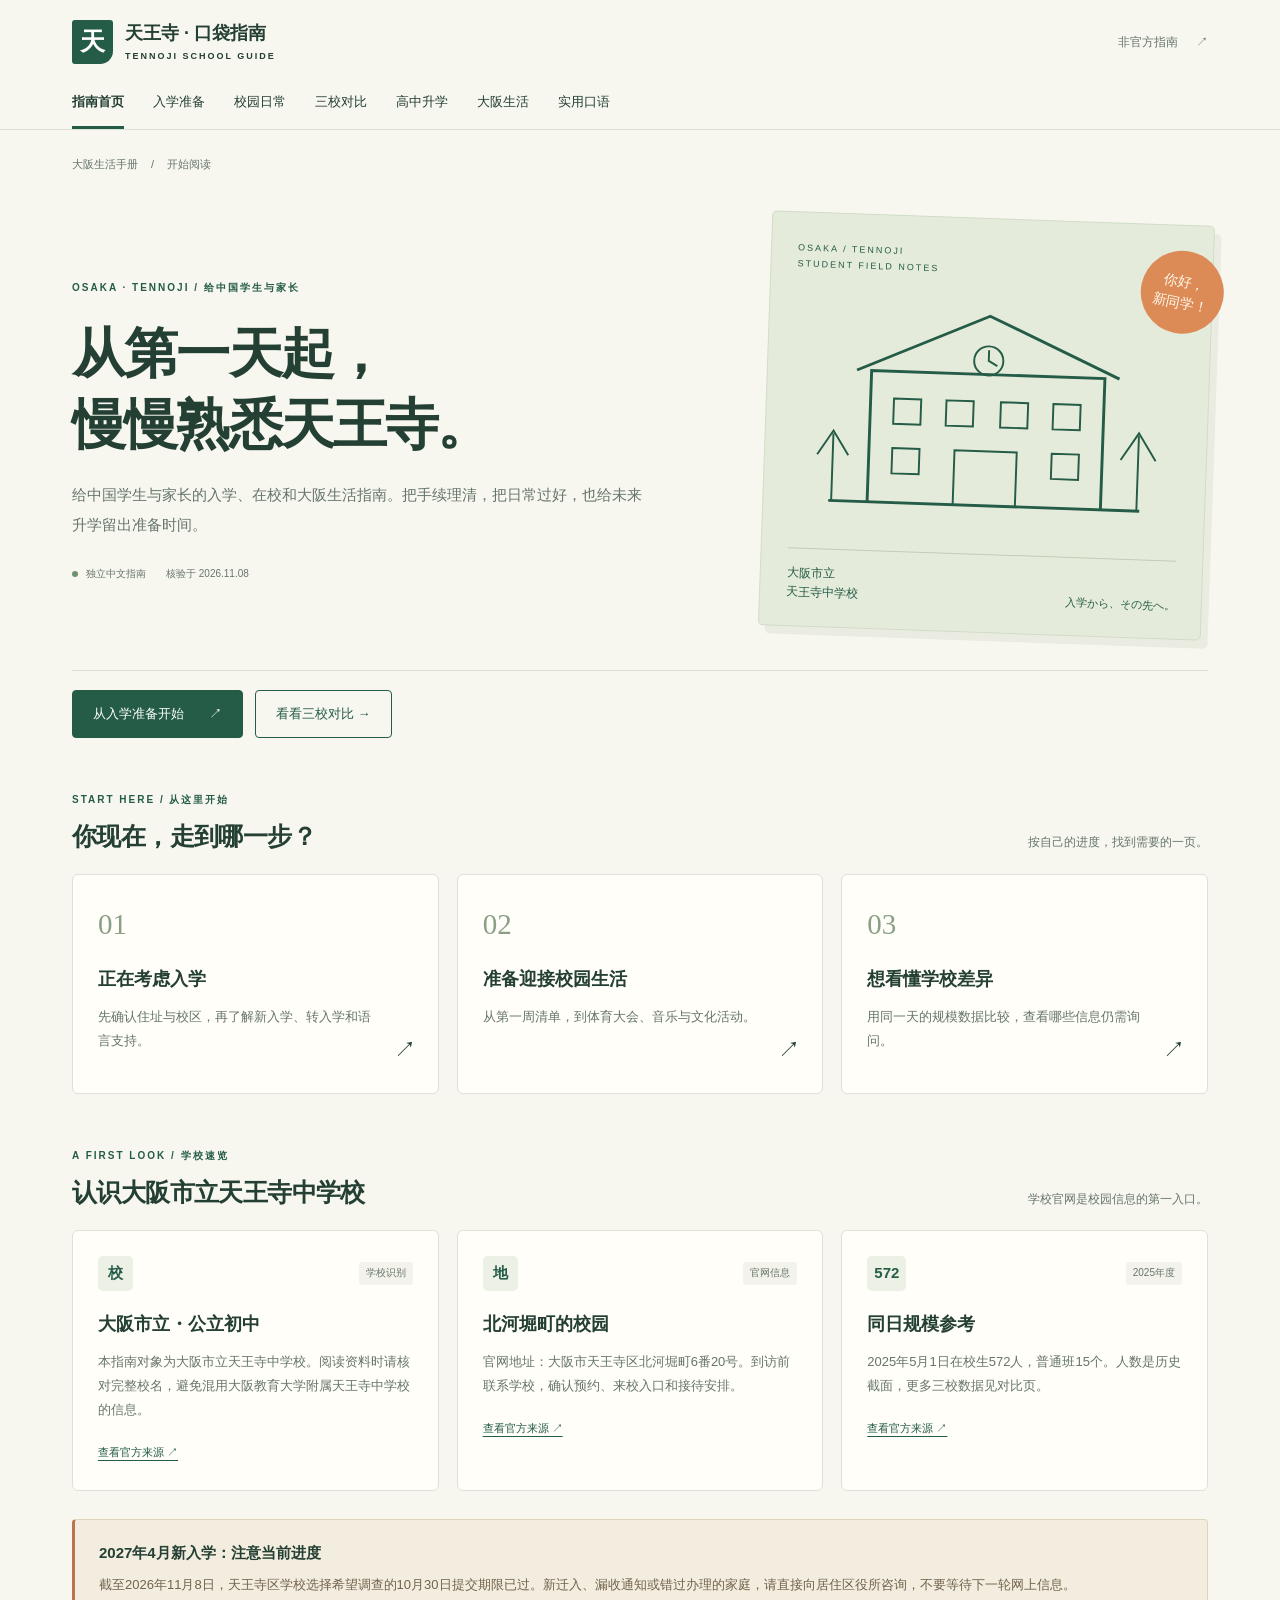
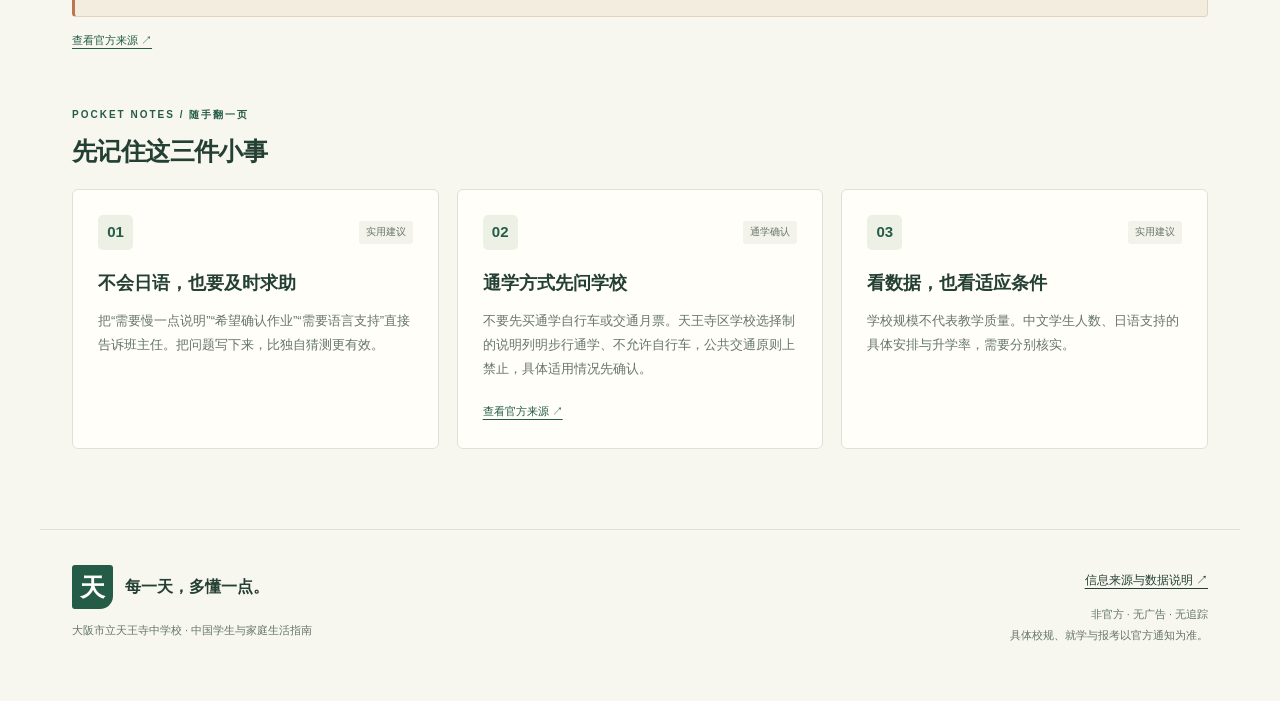
<file: index.html>
<!doctype html>
<html lang="zh-CN"><head><meta charset="utf-8"><meta name="viewport" content="width=device-width, initial-scale=1"><meta name="description" content="给中国学生与家长的入学、在校和大阪生活指南。把手续理清，把日常过好，也给未来升学留出准备时间。"><meta name="theme-color" content="#245c47"><title>从第一天起，慢慢熟悉天王寺。 | 天王寺生活口袋指南</title><link rel="icon" href="assets/images/favicon.svg" type="image/svg+xml"><link rel="stylesheet" href="assets/css/style.css"><script src="assets/js/main.js" defer></script></head><body><a class="skip" href="#main">跳到正文</a><header><div class="header-inner"><a class="brand" href="index.html"><span class="brand-mark">天</span><span>天王寺 · 口袋指南<small>TENNOJI SCHOOL GUIDE</small></span></a><a class="header-source" href="sources.html">非官方指南 <span>↗</span></a></div><nav aria-label="主导航"><a href="index.html" aria-current="page">指南首页</a><a href="admission.html">入学准备</a><a href="school-life.html">校园日常</a><a href="comparison.html">三校对比</a><a href="high-school.html">高中升学</a><a href="osaka-life.html">大阪生活</a><a href="phrases.html">实用口语</a></nav></header><main id="main"><div class="breadcrumb"><a href="index.html">大阪生活手册</a><span>/</span>开始阅读</div><section class="hero home-hero"><div><p class="eyebrow">OSAKA · TENNOJI / 给中国学生与家长</p><h1>从第一天起，<br>慢慢熟悉天王寺。</h1><p class="intro">给中国学生与家长的入学、在校和大阪生活指南。把手续理清，把日常过好，也给未来升学留出准备时间。</p><div class="hero-meta"><span class="dot"></span>独立中文指南<span>核验于 2026.11.08</span></div></div><div class="cover-art" aria-hidden="true"><div class="art-label">OSAKA / TENNOJI<br>STUDENT FIELD NOTES</div><svg viewBox="0 0 400 270" fill="none"><path d="M40 225H360M80 225V90H320V225M65 90L200 30L335 90" stroke="currentColor" stroke-width="3"/><path d="M168 225V169H232V225M104 118H132V144H104ZM158 118H186V144H158ZM214 118H242V144H214ZM268 118H296V144H268ZM104 169H132V195H104ZM268 169H296V195H268Z" stroke="currentColor" stroke-width="2"/><circle cx="200" cy="76" r="15" stroke="currentColor" stroke-width="2"/><path d="M200 65V76L209 81M43 225V156M27 178L43 153L59 178M357 225V148M339 173L357 145L375 173" stroke="currentColor" stroke-width="2"/></svg><div class="art-bottom"><span>大阪市立<br>天王寺中学校</span><b>入学から、その先へ。</b></div><span class="art-sticker">你好，<br>新同学！</span></div></section><div class="hero-actions"><a class="button" href="admission.html">从入学准备开始 <span>↗</span></a><a class="button light" href="comparison.html">看看三校对比 →</a></div><div class="section-heading"><div><span class="eyebrow">START HERE / 从这里开始</span><h2>你现在，走到哪一步？</h2></div><p>按自己的进度，找到需要的一页。</p></div><div class="grid"><a class="card entry" href="admission.html"><span class="entry-number">01</span><h3>正在考虑入学</h3><p>先确认住址与校区，再了解新入学、转入学和语言支持。</p><span class="arrow">↗</span></a><a class="card entry" href="school-life.html"><span class="entry-number">02</span><h3>准备迎接校园生活</h3><p>从第一周清单，到体育大会、音乐与文化活动。</p><span class="arrow">↗</span></a><a class="card entry" href="comparison.html"><span class="entry-number">03</span><h3>想看懂学校差异</h3><p>用同一天的规模数据比较，查看哪些信息仍需询问。</p><span class="arrow">↗</span></a></div><div class="section-heading"><div><span class="eyebrow">A FIRST LOOK / 学校速览</span><h2>认识大阪市立天王寺中学校</h2></div><p>学校官网是校园信息的第一入口。</p></div><div class="grid"><article class="card searchable"><div class="card-top"><span class="icon" aria-hidden="true">校</span><span class="tag">学校识别</span></div><h3>大阪市立・公立初中</h3><p>本指南对象为大阪市立天王寺中学校。阅读资料时请核对完整校名，避免混用大阪教育大学附属天王寺中学校的信息。</p><a class="source" href="https://swa.city-osaka.ed.jp/j592240" target="_blank" rel="noopener noreferrer">查看官方来源 ↗</a></article><article class="card searchable"><div class="card-top"><span class="icon" aria-hidden="true">地</span><span class="tag">官网信息</span></div><h3>北河堀町的校园</h3><p>官网地址：大阪市天王寺区北河堀町6番20号。到访前联系学校，确认预约、来校入口和接待安排。</p><a class="source" href="https://swa.city-osaka.ed.jp/j592240" target="_blank" rel="noopener noreferrer">查看官方来源 ↗</a></article><article class="card searchable"><div class="card-top"><span class="icon" aria-hidden="true">572</span><span class="tag">2025年度</span></div><h3>同日规模参考</h3><p>2025年5月1日在校生572人，普通班15个。人数是历史截面，更多三校数据见对比页。</p><a class="source" href="https://www.city.osaka.lg.jp/kyoiku/cmsfiles/contents/0000659/659883/08_tyugakkobetsugakkyusu_seitosu.pdf" target="_blank" rel="noopener noreferrer">查看官方来源 ↗</a></article></div><aside class="notice"><strong>2027年4月新入学：注意当前进度</strong><p>截至2026年11月8日，天王寺区学校选择希望调查的10月30日提交期限已过。新迁入、漏收通知或错过办理的家庭，请直接向居住区役所咨询，不要等待下一轮网上信息。</p></aside><a class="source" href="https://www.city.osaka.lg.jp/tennoji/page/0000656709.html" target="_blank" rel="noopener noreferrer">查看官方来源 ↗</a><div class="section-heading"><div><span class="eyebrow">POCKET NOTES / 随手翻一页</span><h2>先记住这三件小事</h2></div><p></p></div><div class="grid"><article class="card searchable"><div class="card-top"><span class="icon" aria-hidden="true">01</span><span class="tag">实用建议</span></div><h3>不会日语，也要及时求助</h3><p>把“需要慢一点说明”“希望确认作业”“需要语言支持”直接告诉班主任。把问题写下来，比独自猜测更有效。</p></article><article class="card searchable"><div class="card-top"><span class="icon" aria-hidden="true">02</span><span class="tag">通学确认</span></div><h3>通学方式先问学校</h3><p>不要先买通学自行车或交通月票。天王寺区学校选择制的说明列明步行通学、不允许自行车，公共交通原则上禁止，具体适用情况先确认。</p><a class="source" href="https://www.city.osaka.lg.jp/tennoji/page/0000656709.html" target="_blank" rel="noopener noreferrer">查看官方来源 ↗</a></article><article class="card searchable"><div class="card-top"><span class="icon" aria-hidden="true">03</span><span class="tag">实用建议</span></div><h3>看数据，也看适应条件</h3><p>学校规模不代表教学质量。中文学生人数、日语支持的具体安排与升学率，需要分别核实。</p></article></div></main><footer><div><a class="brand" href="index.html"><span class="brand-mark">天</span><span>每一天，多懂一点。</span></a><p>大阪市立天王寺中学校 · 中国学生与家庭生活指南</p></div><div><a href="sources.html">信息来源与数据说明 ↗</a><p>非官方 · 无广告 · 无追踪<br>具体校规、就学与报考以官方通知为准。</p></div></footer></body></html>
</file>
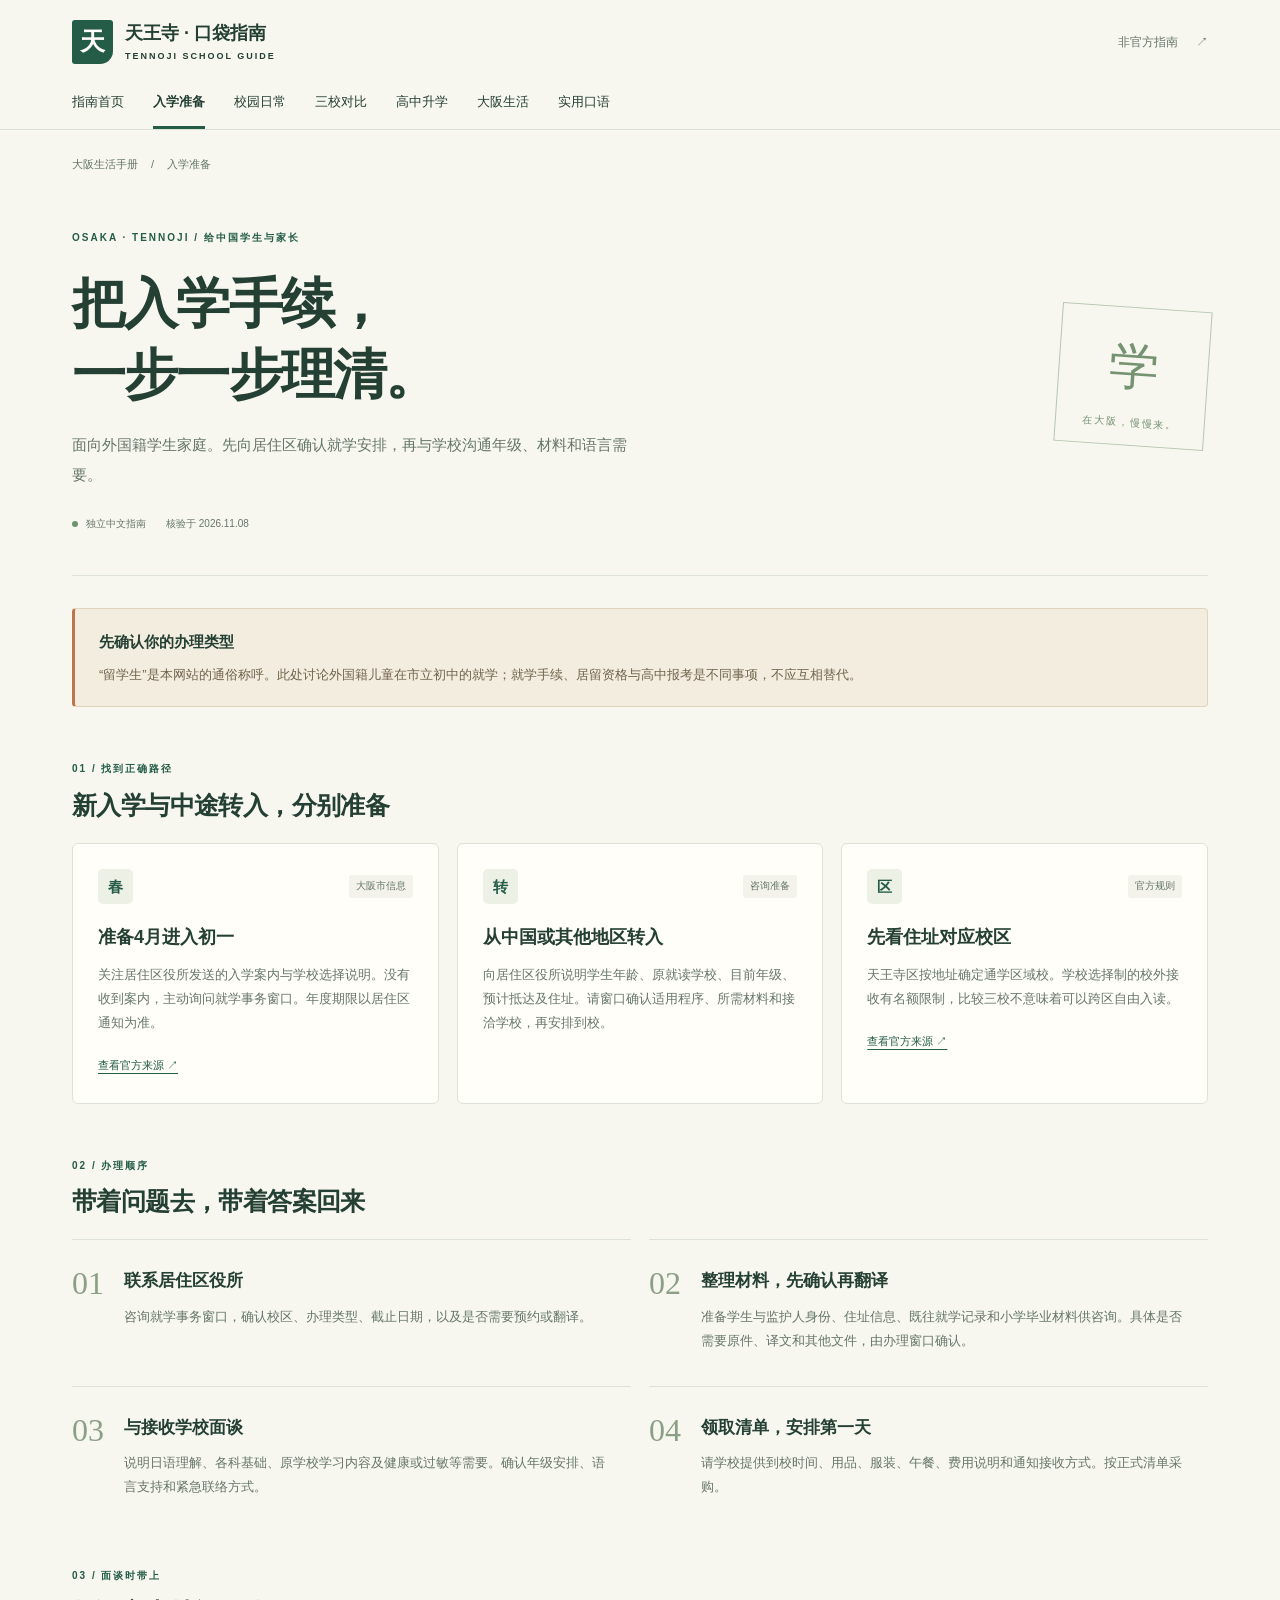
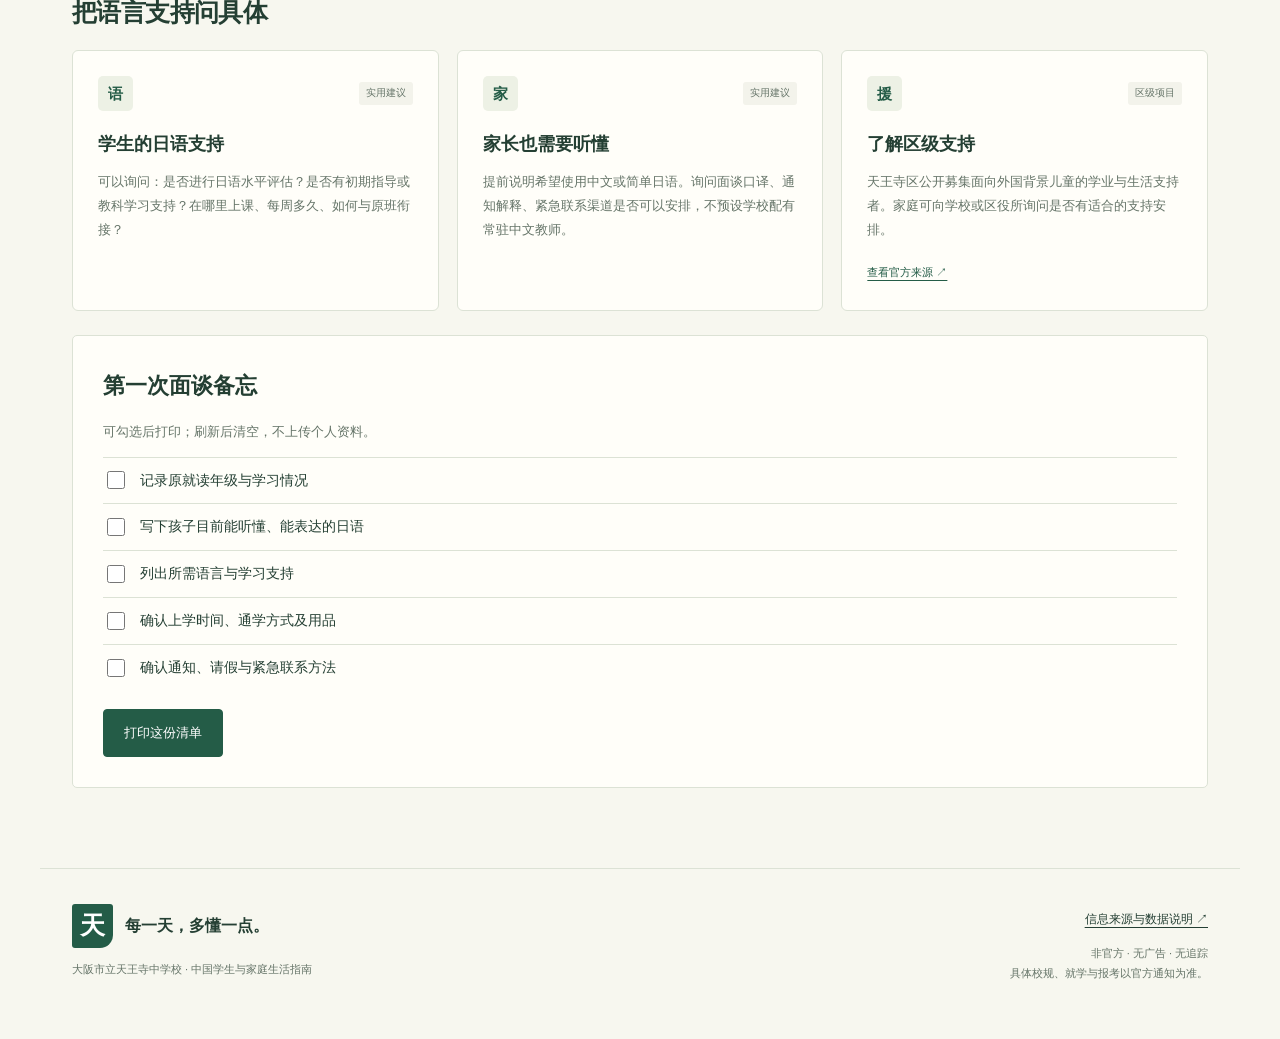
<file: admission.html>
<!doctype html>
<html lang="zh-CN"><head><meta charset="utf-8"><meta name="viewport" content="width=device-width, initial-scale=1"><meta name="description" content="面向外国籍学生家庭。先向居住区确认就学安排，再与学校沟通年级、材料和语言需要。"><meta name="theme-color" content="#245c47"><title>把入学手续，一步一步理清。 | 天王寺生活口袋指南</title><link rel="icon" href="assets/images/favicon.svg" type="image/svg+xml"><link rel="stylesheet" href="assets/css/style.css"><script src="assets/js/main.js" defer></script></head><body><a class="skip" href="#main">跳到正文</a><header><div class="header-inner"><a class="brand" href="index.html"><span class="brand-mark">天</span><span>天王寺 · 口袋指南<small>TENNOJI SCHOOL GUIDE</small></span></a><a class="header-source" href="sources.html">非官方指南 <span>↗</span></a></div><nav aria-label="主导航"><a href="index.html">指南首页</a><a href="admission.html" aria-current="page">入学准备</a><a href="school-life.html">校园日常</a><a href="comparison.html">三校对比</a><a href="high-school.html">高中升学</a><a href="osaka-life.html">大阪生活</a><a href="phrases.html">实用口语</a></nav></header><main id="main"><div class="breadcrumb"><a href="index.html">大阪生活手册</a><span>/</span>入学准备</div><section class="hero "><div><p class="eyebrow">OSAKA · TENNOJI / 给中国学生与家长</p><h1>把入学手续，<br>一步一步理清。</h1><p class="intro">面向外国籍学生家庭。先向居住区确认就学安排，再与学校沟通年级、材料和语言需要。</p><div class="hero-meta"><span class="dot"></span>独立中文指南<span>核验于 2026.11.08</span></div></div><div class="page-seal" aria-hidden="true">学<br><span>在大阪，慢慢来。</span></div></section><aside class="notice"><strong>先确认你的办理类型</strong><p>“留学生”是本网站的通俗称呼。此处讨论外国籍儿童在市立初中的就学；就学手续、居留资格与高中报考是不同事项，不应互相替代。</p></aside><div class="section-heading"><div><span class="eyebrow">01 / 找到正确路径</span><h2>新入学与中途转入，分别准备</h2></div><p></p></div><div class="grid"><article class="card searchable"><div class="card-top"><span class="icon" aria-hidden="true">春</span><span class="tag">大阪市信息</span></div><h3>准备4月进入初一</h3><p>关注居住区役所发送的入学案内与学校选择说明。没有收到案内，主动询问就学事务窗口。年度期限以居住区通知为准。</p><a class="source" href="https://www.city.osaka.lg.jp/kyoiku/page/0000010124.html" target="_blank" rel="noopener noreferrer">查看官方来源 ↗</a></article><article class="card searchable"><div class="card-top"><span class="icon" aria-hidden="true">转</span><span class="tag">咨询准备</span></div><h3>从中国或其他地区转入</h3><p>向居住区役所说明学生年龄、原就读学校、目前年级、预计抵达及住址。请窗口确认适用程序、所需材料和接洽学校，再安排到校。</p></article><article class="card searchable"><div class="card-top"><span class="icon" aria-hidden="true">区</span><span class="tag">官方规则</span></div><h3>先看住址对应校区</h3><p>天王寺区按地址确定通学区域校。学校选择制的校外接收有名额限制，比较三校不意味着可以跨区自由入读。</p><a class="source" href="https://www.city.osaka.lg.jp/tennoji/page/0000656709.html" target="_blank" rel="noopener noreferrer">查看官方来源 ↗</a></article></div><div class="section-heading"><div><span class="eyebrow">02 / 办理顺序</span><h2>带着问题去，带着答案回来</h2></div><p></p></div><ol class="steps"><li><span>01</span><div><h3>联系居住区役所</h3><p>咨询就学事务窗口，确认校区、办理类型、截止日期，以及是否需要预约或翻译。</p></div></li><li><span>02</span><div><h3>整理材料，先确认再翻译</h3><p>准备学生与监护人身份、住址信息、既往就学记录和小学毕业材料供咨询。具体是否需要原件、译文和其他文件，由办理窗口确认。</p></div></li><li><span>03</span><div><h3>与接收学校面谈</h3><p>说明日语理解、各科基础、原学校学习内容及健康或过敏等需要。确认年级安排、语言支持和紧急联络方式。</p></div></li><li><span>04</span><div><h3>领取清单，安排第一天</h3><p>请学校提供到校时间、用品、服装、午餐、费用说明和通知接收方式。按正式清单采购。</p></div></li></ol><div class="section-heading"><div><span class="eyebrow">03 / 面谈时带上</span><h2>把语言支持问具体</h2></div><p></p></div><div class="grid"><article class="card searchable"><div class="card-top"><span class="icon" aria-hidden="true">语</span><span class="tag">实用建议</span></div><h3>学生的日语支持</h3><p>可以询问：是否进行日语水平评估？是否有初期指导或教科学习支持？在哪里上课、每周多久、如何与原班衔接？</p></article><article class="card searchable"><div class="card-top"><span class="icon" aria-hidden="true">家</span><span class="tag">实用建议</span></div><h3>家长也需要听懂</h3><p>提前说明希望使用中文或简单日语。询问面谈口译、通知解释、紧急联系渠道是否可以安排，不预设学校配有常驻中文教师。</p></article><article class="card searchable"><div class="card-top"><span class="icon" aria-hidden="true">援</span><span class="tag">区级项目</span></div><h3>了解区级支持</h3><p>天王寺区公开募集面向外国背景儿童的学业与生活支持者。家庭可向学校或区役所询问是否有适合的支持安排。</p><a class="source" href="https://www.city.osaka.lg.jp/tennoji/page/0000685560.html" target="_blank" rel="noopener noreferrer">查看官方来源 ↗</a></article></div><div class="checklist panel"><h2>第一次面谈备忘</h2><p>可勾选后打印；刷新后清空，不上传个人资料。</p><label><input type="checkbox">记录原就读年级与学习情况</label><label><input type="checkbox">写下孩子目前能听懂、能表达的日语</label><label><input type="checkbox">列出所需语言与学习支持</label><label><input type="checkbox">确认上学时间、通学方式及用品</label><label><input type="checkbox">确认通知、请假与紧急联系方法</label><button class="button print" type="button">打印这份清单</button></div></main><footer><div><a class="brand" href="index.html"><span class="brand-mark">天</span><span>每一天，多懂一点。</span></a><p>大阪市立天王寺中学校 · 中国学生与家庭生活指南</p></div><div><a href="sources.html">信息来源与数据说明 ↗</a><p>非官方 · 无广告 · 无追踪<br>具体校规、就学与报考以官方通知为准。</p></div></footer></body></html>
</file>
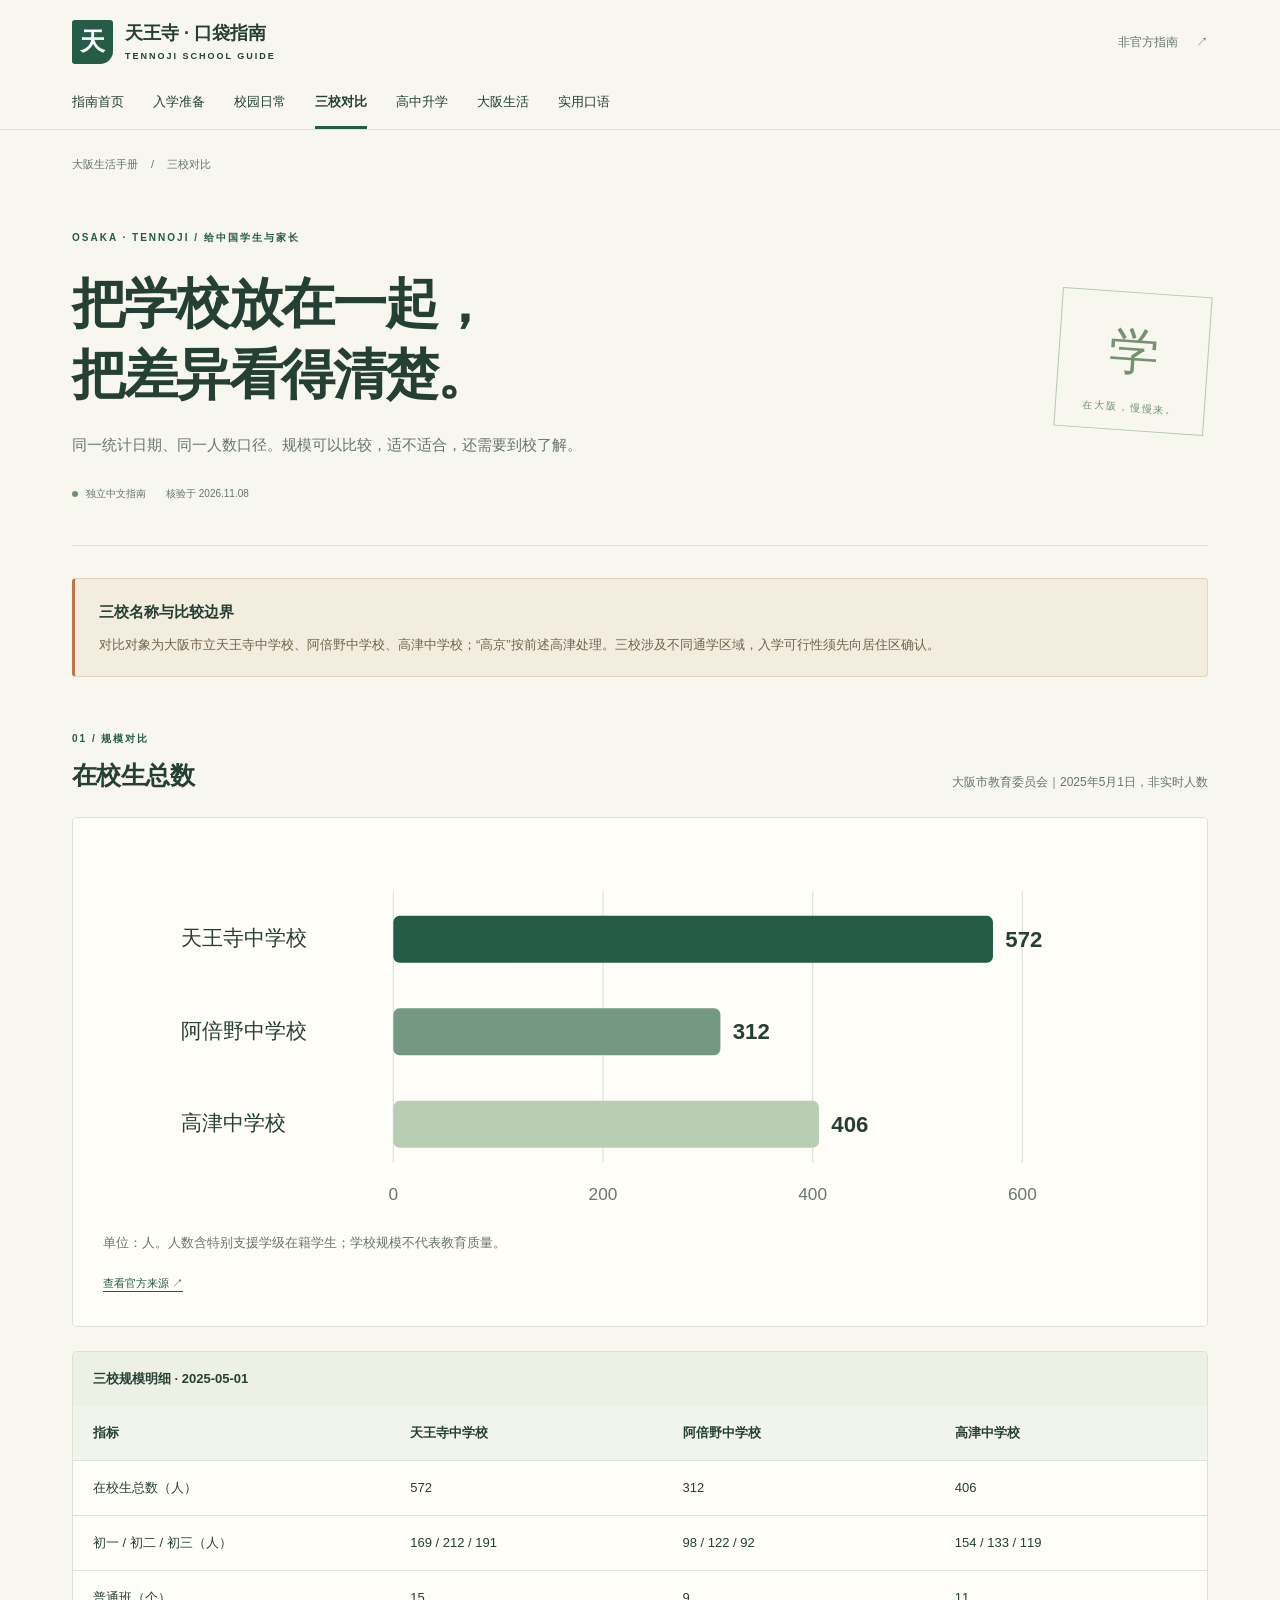
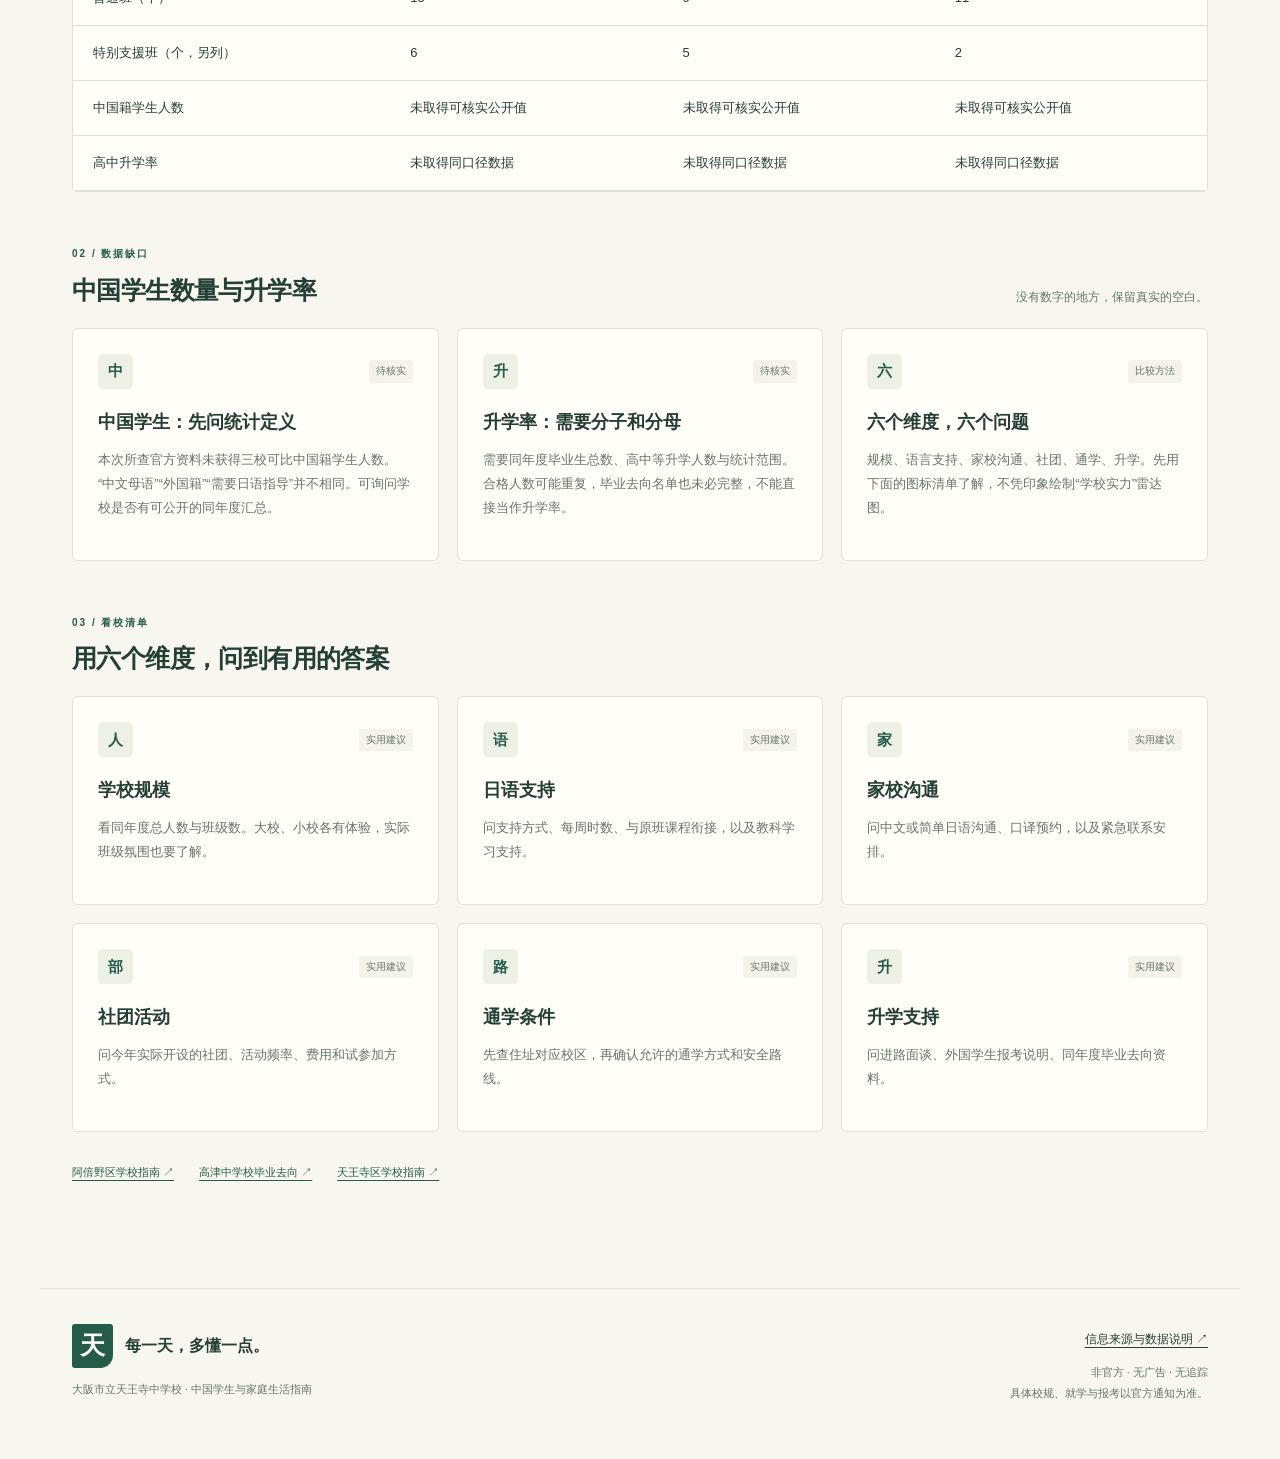
<file: comparison.html>
<!doctype html>
<html lang="zh-CN"><head><meta charset="utf-8"><meta name="viewport" content="width=device-width, initial-scale=1"><meta name="description" content="同一统计日期、同一人数口径。规模可以比较，适不适合，还需要到校了解。"><meta name="theme-color" content="#245c47"><title>把学校放在一起，把差异看得清楚。 | 天王寺生活口袋指南</title><link rel="icon" href="assets/images/favicon.svg" type="image/svg+xml"><link rel="stylesheet" href="assets/css/style.css"><script src="assets/js/main.js" defer></script></head><body><a class="skip" href="#main">跳到正文</a><header><div class="header-inner"><a class="brand" href="index.html"><span class="brand-mark">天</span><span>天王寺 · 口袋指南<small>TENNOJI SCHOOL GUIDE</small></span></a><a class="header-source" href="sources.html">非官方指南 <span>↗</span></a></div><nav aria-label="主导航"><a href="index.html">指南首页</a><a href="admission.html">入学准备</a><a href="school-life.html">校园日常</a><a href="comparison.html" aria-current="page">三校对比</a><a href="high-school.html">高中升学</a><a href="osaka-life.html">大阪生活</a><a href="phrases.html">实用口语</a></nav></header><main id="main"><div class="breadcrumb"><a href="index.html">大阪生活手册</a><span>/</span>三校对比</div><section class="hero "><div><p class="eyebrow">OSAKA · TENNOJI / 给中国学生与家长</p><h1>把学校放在一起，<br>把差异看得清楚。</h1><p class="intro">同一统计日期、同一人数口径。规模可以比较，适不适合，还需要到校了解。</p><div class="hero-meta"><span class="dot"></span>独立中文指南<span>核验于 2026.11.08</span></div></div><div class="page-seal" aria-hidden="true">学<br><span>在大阪，慢慢来。</span></div></section><aside class="notice"><strong>三校名称与比较边界</strong><p>对比对象为大阪市立天王寺中学校、阿倍野中学校、高津中学校；“高京”按前述高津处理。三校涉及不同通学区域，入学可行性须先向居住区确认。</p></aside><div class="section-heading"><div><span class="eyebrow">01 / 规模对比</span><h2>在校生总数</h2></div><p>大阪市教育委员会｜2025年5月1日，非实时人数</p></div><div class="panel"><svg class="bar-chart" viewBox="0 0 760 300" role="img" aria-labelledby="chart-title chart-desc"><title id="chart-title">三校在校生总数对比</title><desc id="chart-desc">2025年5月1日，天王寺572人，阿倍野312人，高津406人。总人数包含特别支援学级学生。</desc><path d="M180 35V255" stroke="#dce3dc"/><text x="180" y="285" text-anchor="middle" fill="#68786e" font-size="14">0</text><path d="M350 35V255" stroke="#dce3dc"/><text x="350" y="285" text-anchor="middle" fill="#68786e" font-size="14">200</text><path d="M520 35V255" stroke="#dce3dc"/><text x="520" y="285" text-anchor="middle" fill="#68786e" font-size="14">400</text><path d="M690 35V255" stroke="#dce3dc"/><text x="690" y="285" text-anchor="middle" fill="#68786e" font-size="14">600</text><text x="8" y="79" fill="#263f34" font-size="17">天王寺中学校</text><rect x="180" y="55" width="486.2" height="38" rx="5" fill="#245c47"/><text x="676.2" y="80" fill="#263f34" font-size="18" font-weight="700">572</text><text x="8" y="154" fill="#263f34" font-size="17">阿倍野中学校</text><rect x="180" y="130" width="265.2" height="38" rx="5" fill="#739982"/><text x="455.2" y="155" fill="#263f34" font-size="18" font-weight="700">312</text><text x="8" y="229" fill="#263f34" font-size="17">高津中学校</text><rect x="180" y="205" width="345.09999999999997" height="38" rx="5" fill="#b9cdb3"/><text x="535.0999999999999" y="230" fill="#263f34" font-size="18" font-weight="700">406</text></svg><p class="caption">单位：人。人数含特别支援学级在籍学生；学校规模不代表教育质量。</p><a class="source" href="https://www.city.osaka.lg.jp/kyoiku/cmsfiles/contents/0000659/659883/08_tyugakkobetsugakkyusu_seitosu.pdf" target="_blank" rel="noopener noreferrer">查看官方来源 ↗</a></div><div class="table-wrap"><table><caption>三校规模明细 · 2025-05-01</caption><thead><tr><th scope="col">指标</th><th scope="col">天王寺中学校</th><th scope="col">阿倍野中学校</th><th scope="col">高津中学校</th></tr></thead><tbody><tr><th scope="row">在校生总数（人）</th><td>572</td><td>312</td><td>406</td></tr><tr><th scope="row">初一 / 初二 / 初三（人）</th><td>169 / 212 / 191</td><td>98 / 122 / 92</td><td>154 / 133 / 119</td></tr><tr><th scope="row">普通班（个）</th><td>15</td><td>9</td><td>11</td></tr><tr><th scope="row">特别支援班（个，另列）</th><td>6</td><td>5</td><td>2</td></tr><tr><th scope="row">中国籍学生人数</th><td>未取得可核实公开值</td><td>未取得可核实公开值</td><td>未取得可核实公开值</td></tr><tr><th scope="row">高中升学率</th><td>未取得同口径数据</td><td>未取得同口径数据</td><td>未取得同口径数据</td></tr></tbody></table></div><div class="section-heading"><div><span class="eyebrow">02 / 数据缺口</span><h2>中国学生数量与升学率</h2></div><p>没有数字的地方，保留真实的空白。</p></div><div class="grid"><article class="card searchable"><div class="card-top"><span class="icon" aria-hidden="true">中</span><span class="tag">待核实</span></div><h3>中国学生：先问统计定义</h3><p>本次所查官方资料未获得三校可比中国籍学生人数。“中文母语”“外国籍”“需要日语指导”并不相同。可询问学校是否有可公开的同年度汇总。</p></article><article class="card searchable"><div class="card-top"><span class="icon" aria-hidden="true">升</span><span class="tag">待核实</span></div><h3>升学率：需要分子和分母</h3><p>需要同年度毕业生总数、高中等升学人数与统计范围。合格人数可能重复，毕业去向名单也未必完整，不能直接当作升学率。</p></article><article class="card searchable"><div class="card-top"><span class="icon" aria-hidden="true">六</span><span class="tag">比较方法</span></div><h3>六个维度，六个问题</h3><p>规模、语言支持、家校沟通、社团、通学、升学。先用下面的图标清单了解，不凭印象绘制“学校实力”雷达图。</p></article></div><div class="section-heading"><div><span class="eyebrow">03 / 看校清单</span><h2>用六个维度，问到有用的答案</h2></div><p></p></div><div class="grid"><article class="card searchable"><div class="card-top"><span class="icon" aria-hidden="true">人</span><span class="tag">实用建议</span></div><h3>学校规模</h3><p>看同年度总人数与班级数。大校、小校各有体验，实际班级氛围也要了解。</p></article><article class="card searchable"><div class="card-top"><span class="icon" aria-hidden="true">语</span><span class="tag">实用建议</span></div><h3>日语支持</h3><p>问支持方式、每周时数、与原班课程衔接，以及教科学习支持。</p></article><article class="card searchable"><div class="card-top"><span class="icon" aria-hidden="true">家</span><span class="tag">实用建议</span></div><h3>家校沟通</h3><p>问中文或简单日语沟通、口译预约，以及紧急联系安排。</p></article><article class="card searchable"><div class="card-top"><span class="icon" aria-hidden="true">部</span><span class="tag">实用建议</span></div><h3>社团活动</h3><p>问今年实际开设的社团、活动频率、费用和试参加方式。</p></article><article class="card searchable"><div class="card-top"><span class="icon" aria-hidden="true">路</span><span class="tag">实用建议</span></div><h3>通学条件</h3><p>先查住址对应校区，再确认允许的通学方式和安全路线。</p></article><article class="card searchable"><div class="card-top"><span class="icon" aria-hidden="true">升</span><span class="tag">实用建议</span></div><h3>升学支持</h3><p>问进路面谈、外国学生报考说明、同年度毕业去向资料。</p></article></div><div class="link-panel"><a class="source" href="https://www.city.osaka.lg.jp/abeno/page/0000684952.html" target="_blank" rel="noopener noreferrer">阿倍野区学校指南 ↗</a><a class="source" href="https://swa.city-osaka.ed.jp/j592242/page/shinro?tm=20200319164828" target="_blank" rel="noopener noreferrer">高津中学校毕业去向 ↗</a><a class="source" href="https://www.city.osaka.lg.jp/tennoji/page/0000656709.html" target="_blank" rel="noopener noreferrer">天王寺区学校指南 ↗</a></div></main><footer><div><a class="brand" href="index.html"><span class="brand-mark">天</span><span>每一天，多懂一点。</span></a><p>大阪市立天王寺中学校 · 中国学生与家庭生活指南</p></div><div><a href="sources.html">信息来源与数据说明 ↗</a><p>非官方 · 无广告 · 无追踪<br>具体校规、就学与报考以官方通知为准。</p></div></footer></body></html>
</file>
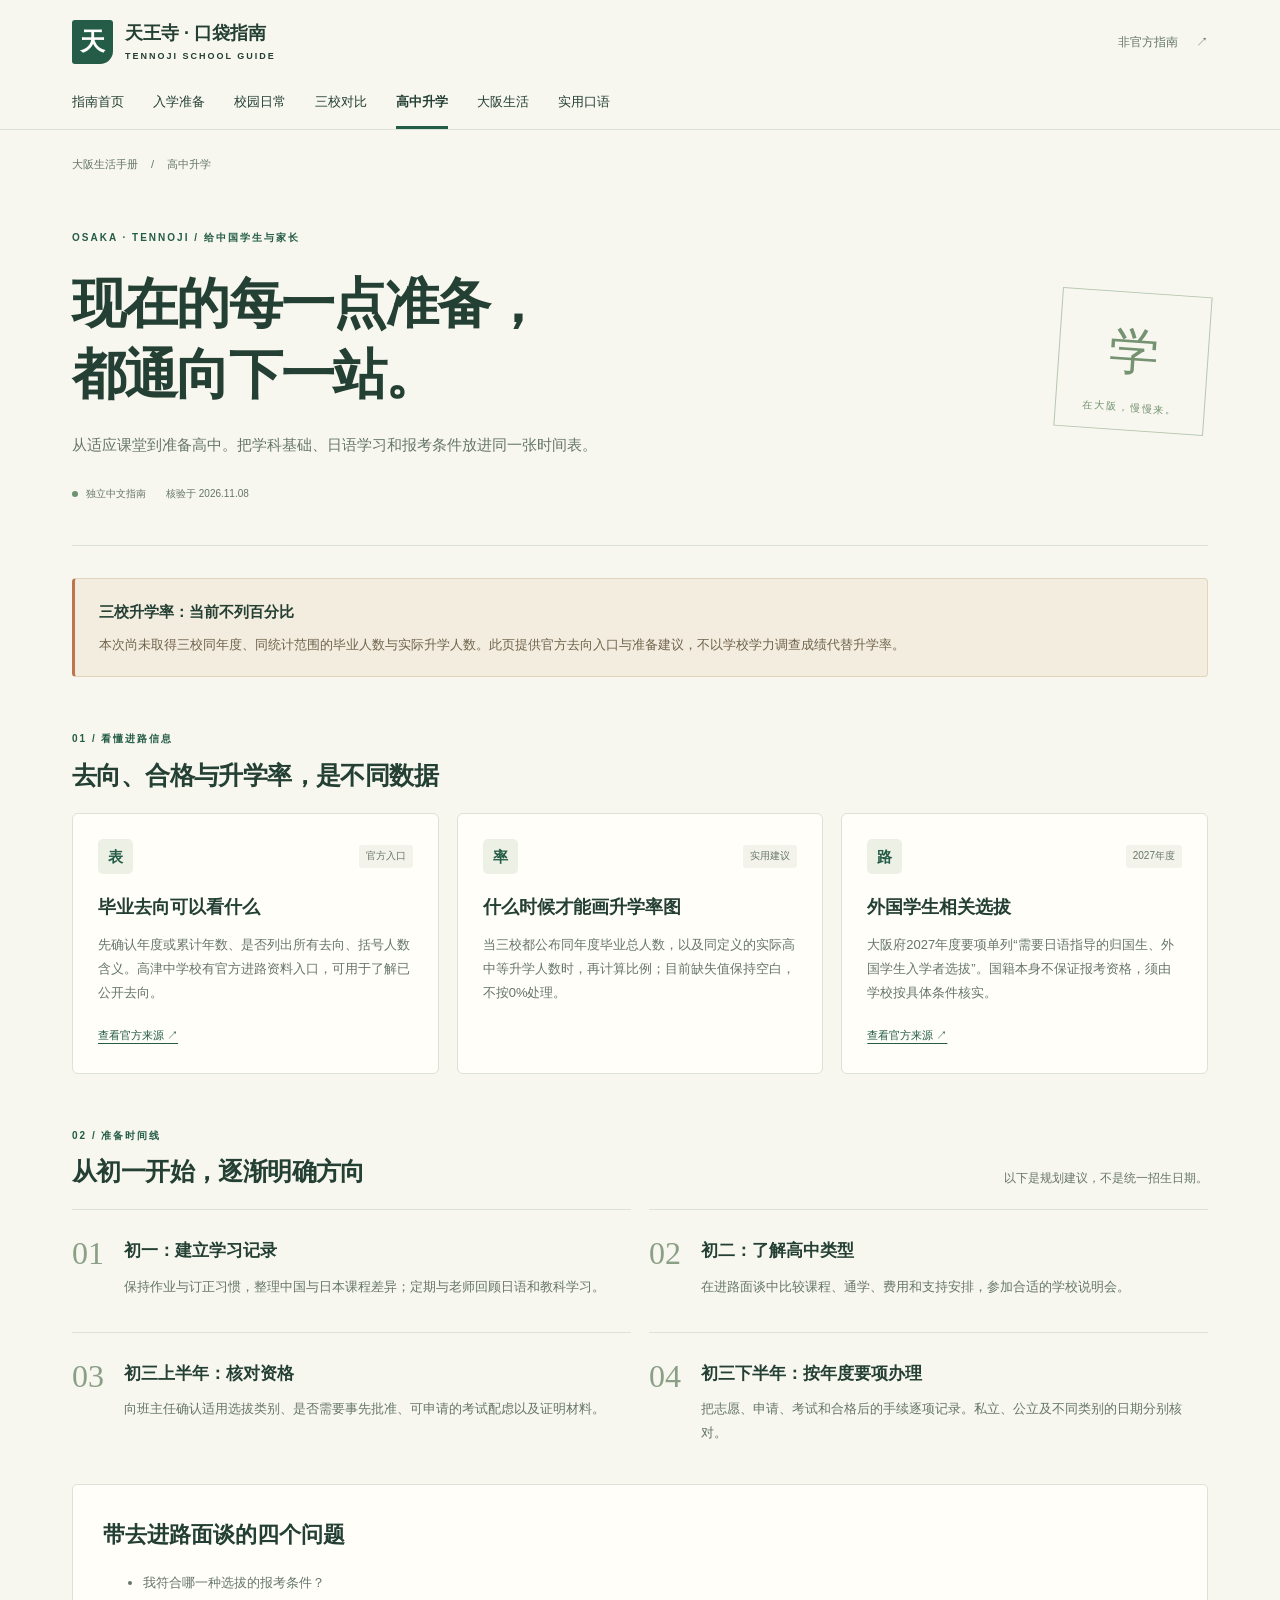
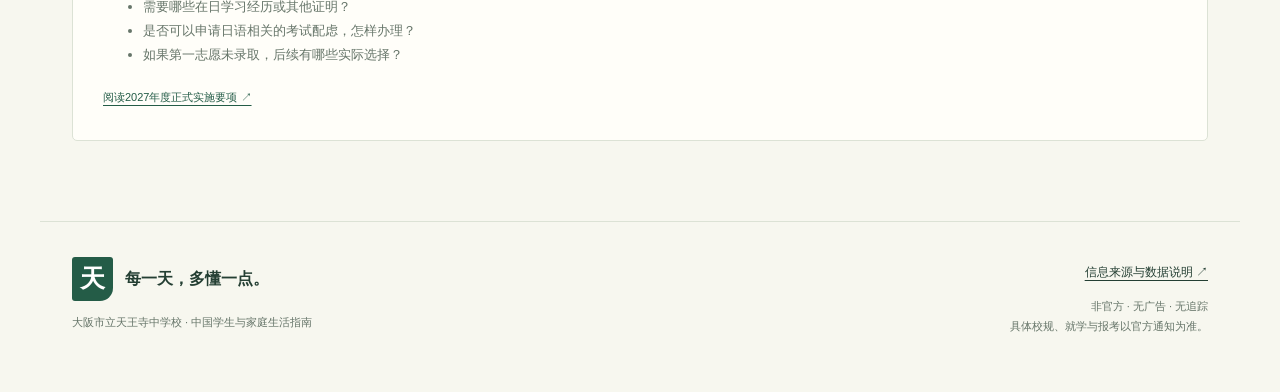
<file: high-school.html>
<!doctype html>
<html lang="zh-CN"><head><meta charset="utf-8"><meta name="viewport" content="width=device-width, initial-scale=1"><meta name="description" content="从适应课堂到准备高中。把学科基础、日语学习和报考条件放进同一张时间表。"><meta name="theme-color" content="#245c47"><title>现在的每一点准备，都通向下一站。 | 天王寺生活口袋指南</title><link rel="icon" href="assets/images/favicon.svg" type="image/svg+xml"><link rel="stylesheet" href="assets/css/style.css"><script src="assets/js/main.js" defer></script></head><body><a class="skip" href="#main">跳到正文</a><header><div class="header-inner"><a class="brand" href="index.html"><span class="brand-mark">天</span><span>天王寺 · 口袋指南<small>TENNOJI SCHOOL GUIDE</small></span></a><a class="header-source" href="sources.html">非官方指南 <span>↗</span></a></div><nav aria-label="主导航"><a href="index.html">指南首页</a><a href="admission.html">入学准备</a><a href="school-life.html">校园日常</a><a href="comparison.html">三校对比</a><a href="high-school.html" aria-current="page">高中升学</a><a href="osaka-life.html">大阪生活</a><a href="phrases.html">实用口语</a></nav></header><main id="main"><div class="breadcrumb"><a href="index.html">大阪生活手册</a><span>/</span>高中升学</div><section class="hero "><div><p class="eyebrow">OSAKA · TENNOJI / 给中国学生与家长</p><h1>现在的每一点准备，<br>都通向下一站。</h1><p class="intro">从适应课堂到准备高中。把学科基础、日语学习和报考条件放进同一张时间表。</p><div class="hero-meta"><span class="dot"></span>独立中文指南<span>核验于 2026.11.08</span></div></div><div class="page-seal" aria-hidden="true">学<br><span>在大阪，慢慢来。</span></div></section><aside class="notice"><strong>三校升学率：当前不列百分比</strong><p>本次尚未取得三校同年度、同统计范围的毕业人数与实际升学人数。此页提供官方去向入口与准备建议，不以学校学力调查成绩代替升学率。</p></aside><div class="section-heading"><div><span class="eyebrow">01 / 看懂进路信息</span><h2>去向、合格与升学率，是不同数据</h2></div><p></p></div><div class="grid"><article class="card searchable"><div class="card-top"><span class="icon" aria-hidden="true">表</span><span class="tag">官方入口</span></div><h3>毕业去向可以看什么</h3><p>先确认年度或累计年数、是否列出所有去向、括号人数含义。高津中学校有官方进路资料入口，可用于了解已公开去向。</p><a class="source" href="https://swa.city-osaka.ed.jp/j592242/page/shinro?tm=20200319164828" target="_blank" rel="noopener noreferrer">查看官方来源 ↗</a></article><article class="card searchable"><div class="card-top"><span class="icon" aria-hidden="true">率</span><span class="tag">实用建议</span></div><h3>什么时候才能画升学率图</h3><p>当三校都公布同年度毕业总人数，以及同定义的实际高中等升学人数时，再计算比例；目前缺失值保持空白，不按0%处理。</p></article><article class="card searchable"><div class="card-top"><span class="icon" aria-hidden="true">路</span><span class="tag">2027年度</span></div><h3>外国学生相关选拔</h3><p>大阪府2027年度要项单列“需要日语指导的归国生、外国学生入学者选拔”。国籍本身不保证报考资格，须由学校按具体条件核实。</p><a class="source" href="https://www.pref.osaka.lg.jp/o180040/kotogakko/gakuji-g3/r09_jisshiyoko.html" target="_blank" rel="noopener noreferrer">查看官方来源 ↗</a></article></div><div class="section-heading"><div><span class="eyebrow">02 / 准备时间线</span><h2>从初一开始，逐渐明确方向</h2></div><p>以下是规划建议，不是统一招生日期。</p></div><ol class="steps"><li><span>01</span><div><h3>初一：建立学习记录</h3><p>保持作业与订正习惯，整理中国与日本课程差异；定期与老师回顾日语和教科学习。</p></div></li><li><span>02</span><div><h3>初二：了解高中类型</h3><p>在进路面谈中比较课程、通学、费用和支持安排，参加合适的学校说明会。</p></div></li><li><span>03</span><div><h3>初三上半年：核对资格</h3><p>向班主任确认适用选拔类别、是否需要事先批准、可申请的考试配虑以及证明材料。</p></div></li><li><span>04</span><div><h3>初三下半年：按年度要项办理</h3><p>把志愿、申请、考试和合格后的手续逐项记录。私立、公立及不同类别的日期分别核对。</p></div></li></ol><div class="panel"><h2>带去进路面谈的四个问题</h2><ul><li>我符合哪一种选拔的报考条件？</li><li>需要哪些在日学习经历或其他证明？</li><li>是否可以申请日语相关的考试配虑，怎样办理？</li><li>如果第一志愿未录取，后续有哪些实际选择？</li></ul><a class="source" href="https://www.pref.osaka.lg.jp/o180040/kotogakko/gakuji-g3/r09_jisshiyoko.html" target="_blank" rel="noopener noreferrer">阅读2027年度正式实施要项 ↗</a></div></main><footer><div><a class="brand" href="index.html"><span class="brand-mark">天</span><span>每一天，多懂一点。</span></a><p>大阪市立天王寺中学校 · 中国学生与家庭生活指南</p></div><div><a href="sources.html">信息来源与数据说明 ↗</a><p>非官方 · 无广告 · 无追踪<br>具体校规、就学与报考以官方通知为准。</p></div></footer></body></html>
</file>
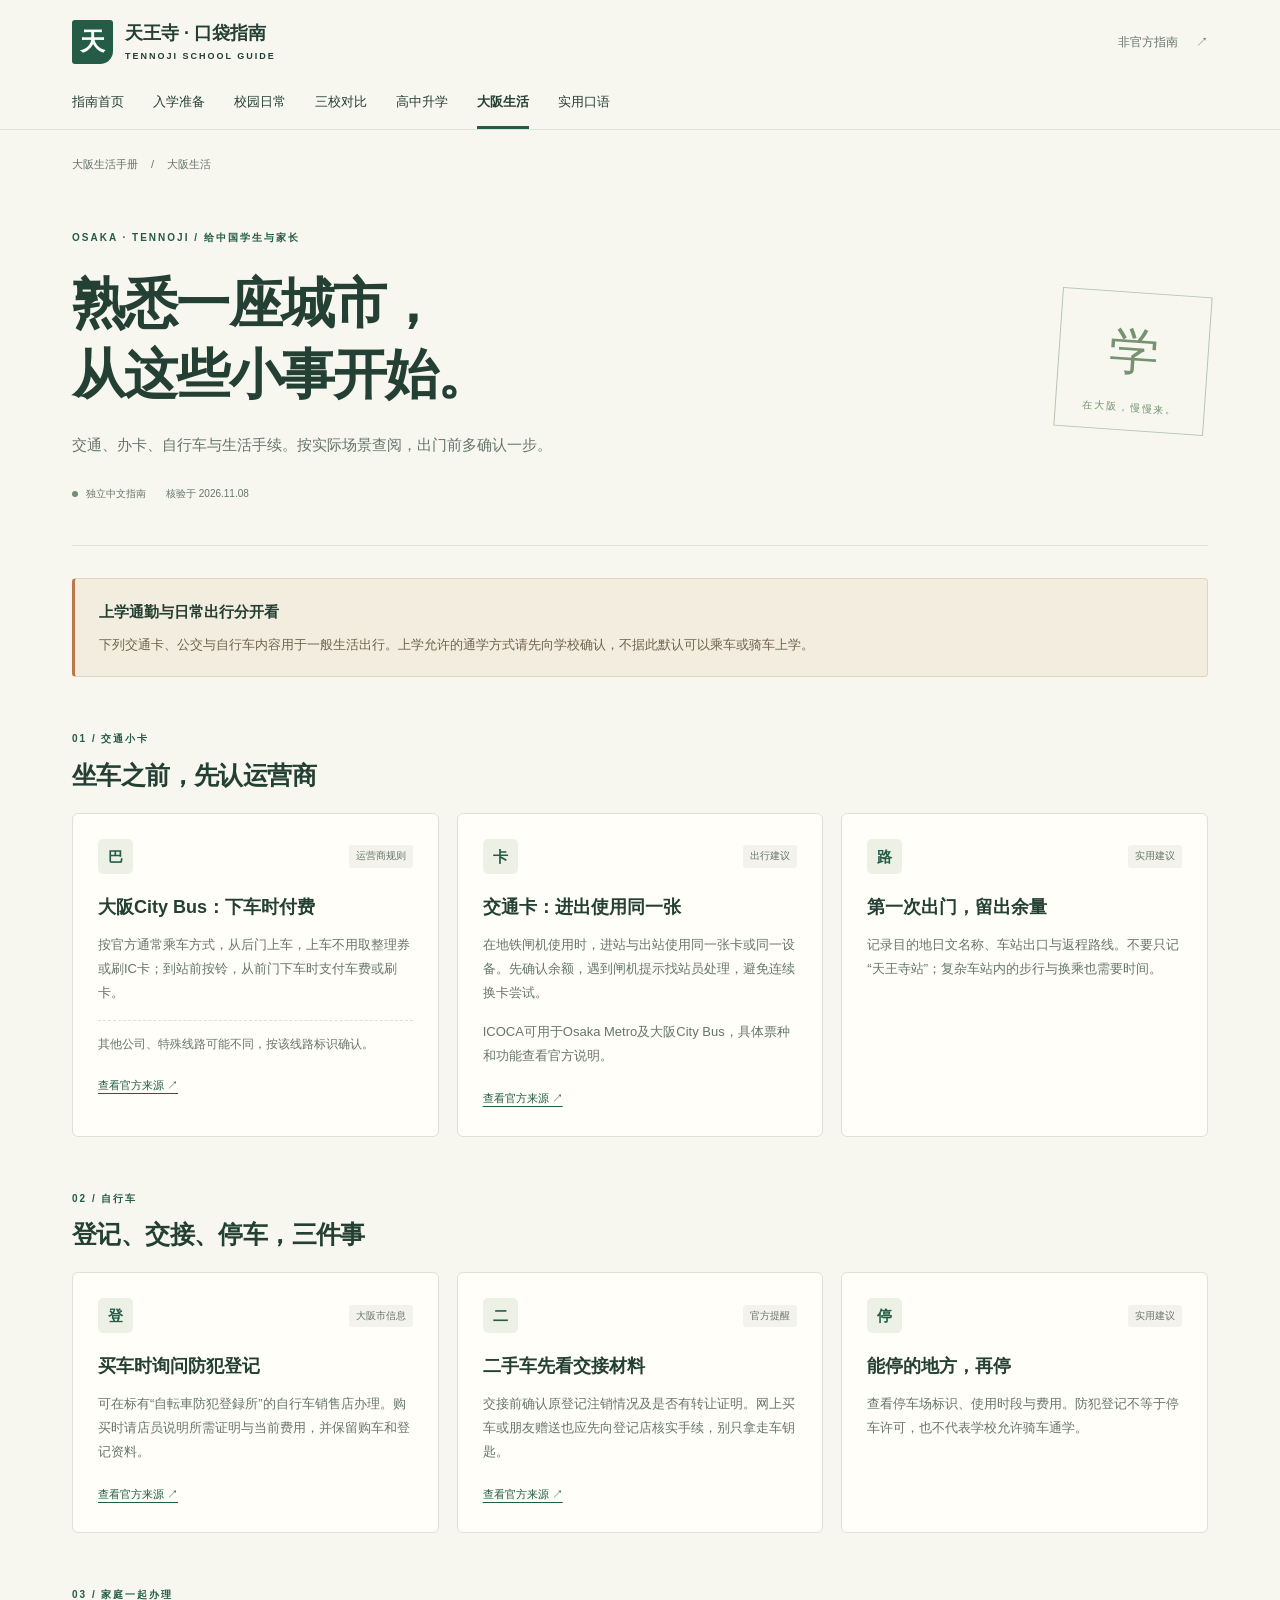
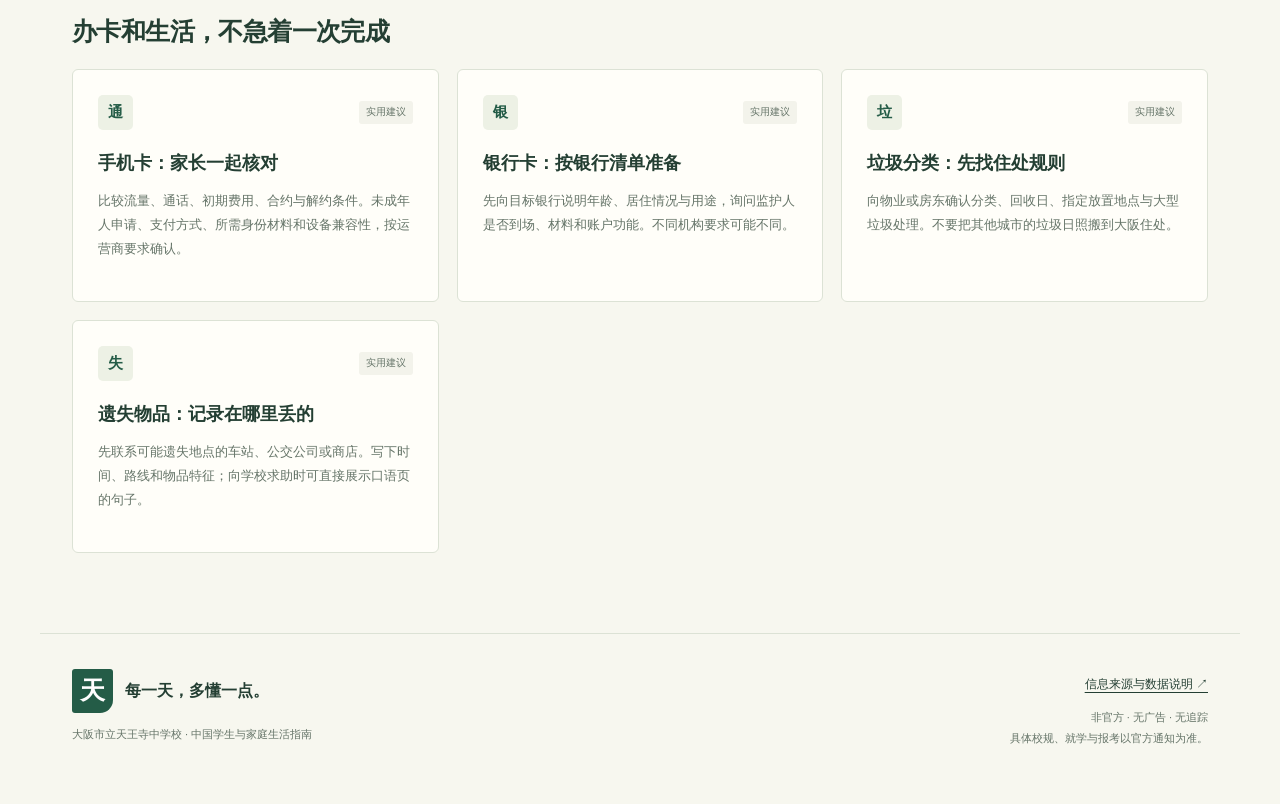
<file: osaka-life.html>
<!doctype html>
<html lang="zh-CN"><head><meta charset="utf-8"><meta name="viewport" content="width=device-width, initial-scale=1"><meta name="description" content="交通、办卡、自行车与生活手续。按实际场景查阅，出门前多确认一步。"><meta name="theme-color" content="#245c47"><title>熟悉一座城市，从这些小事开始。 | 天王寺生活口袋指南</title><link rel="icon" href="assets/images/favicon.svg" type="image/svg+xml"><link rel="stylesheet" href="assets/css/style.css"><script src="assets/js/main.js" defer></script></head><body><a class="skip" href="#main">跳到正文</a><header><div class="header-inner"><a class="brand" href="index.html"><span class="brand-mark">天</span><span>天王寺 · 口袋指南<small>TENNOJI SCHOOL GUIDE</small></span></a><a class="header-source" href="sources.html">非官方指南 <span>↗</span></a></div><nav aria-label="主导航"><a href="index.html">指南首页</a><a href="admission.html">入学准备</a><a href="school-life.html">校园日常</a><a href="comparison.html">三校对比</a><a href="high-school.html">高中升学</a><a href="osaka-life.html" aria-current="page">大阪生活</a><a href="phrases.html">实用口语</a></nav></header><main id="main"><div class="breadcrumb"><a href="index.html">大阪生活手册</a><span>/</span>大阪生活</div><section class="hero "><div><p class="eyebrow">OSAKA · TENNOJI / 给中国学生与家长</p><h1>熟悉一座城市，<br>从这些小事开始。</h1><p class="intro">交通、办卡、自行车与生活手续。按实际场景查阅，出门前多确认一步。</p><div class="hero-meta"><span class="dot"></span>独立中文指南<span>核验于 2026.11.08</span></div></div><div class="page-seal" aria-hidden="true">学<br><span>在大阪，慢慢来。</span></div></section><aside class="notice"><strong>上学通勤与日常出行分开看</strong><p>下列交通卡、公交与自行车内容用于一般生活出行。上学允许的通学方式请先向学校确认，不据此默认可以乘车或骑车上学。</p></aside><div class="section-heading"><div><span class="eyebrow">01 / 交通小卡</span><h2>坐车之前，先认运营商</h2></div><p></p></div><div class="grid"><article class="card searchable"><div class="card-top"><span class="icon" aria-hidden="true">巴</span><span class="tag">运营商规则</span></div><h3>大阪City Bus：下车时付费</h3><p>按官方通常乘车方式，从后门上车，上车不用取整理券或刷IC卡；到站前按铃，从前门下车时支付车费或刷卡。</p><p class="tip">其他公司、特殊线路可能不同，按该线路标识确认。</p><a class="source" href="https://citybus-osaka.co.jp/howto-simplified-chinese/" target="_blank" rel="noopener noreferrer">查看官方来源 ↗</a></article><article class="card searchable"><div class="card-top"><span class="icon" aria-hidden="true">卡</span><span class="tag">出行建议</span></div><h3>交通卡：进出使用同一张</h3><p>在地铁闸机使用时，进站与出站使用同一张卡或同一设备。先确认余额，遇到闸机提示找站员处理，避免连续换卡尝试。</p><p>ICOCA可用于Osaka Metro及大阪City Bus，具体票种和功能查看官方说明。</p><a class="source" href="https://subway.osakametro.co.jp/guide/fare/icoca/ICOCA.php" target="_blank" rel="noopener noreferrer">查看官方来源 ↗</a></article><article class="card searchable"><div class="card-top"><span class="icon" aria-hidden="true">路</span><span class="tag">实用建议</span></div><h3>第一次出门，留出余量</h3><p>记录目的地日文名称、车站出口与返程路线。不要只记“天王寺站”；复杂车站内的步行与换乘也需要时间。</p></article></div><div class="section-heading"><div><span class="eyebrow">02 / 自行车</span><h2>登记、交接、停车，三件事</h2></div><p></p></div><div class="grid"><article class="card searchable"><div class="card-top"><span class="icon" aria-hidden="true">登</span><span class="tag">大阪市信息</span></div><h3>买车时询问防犯登记</h3><p>可在标有“自転車防犯登録所”的自行车销售店办理。购买时请店员说明所需证明与当前费用，并保留购车和登记资料。</p><a class="source" href="https://www.city.osaka.lg.jp/shimin/page/0000370272.html" target="_blank" rel="noopener noreferrer">查看官方来源 ↗</a></article><article class="card searchable"><div class="card-top"><span class="icon" aria-hidden="true">二</span><span class="tag">官方提醒</span></div><h3>二手车先看交接材料</h3><p>交接前确认原登记注销情况及是否有转让证明。网上买车或朋友赠送也应先向登记店核实手续，别只拿走车钥匙。</p><a class="source" href="https://www.city.osaka.lg.jp/joto/page/0000572092.html" target="_blank" rel="noopener noreferrer">查看官方来源 ↗</a></article><article class="card searchable"><div class="card-top"><span class="icon" aria-hidden="true">停</span><span class="tag">实用建议</span></div><h3>能停的地方，再停</h3><p>查看停车场标识、使用时段与费用。防犯登记不等于停车许可，也不代表学校允许骑车通学。</p></article></div><div class="section-heading"><div><span class="eyebrow">03 / 家庭一起办理</span><h2>办卡和生活，不急着一次完成</h2></div><p></p></div><div class="grid"><article class="card searchable"><div class="card-top"><span class="icon" aria-hidden="true">通</span><span class="tag">实用建议</span></div><h3>手机卡：家长一起核对</h3><p>比较流量、通话、初期费用、合约与解约条件。未成年人申请、支付方式、所需身份材料和设备兼容性，按运营商要求确认。</p></article><article class="card searchable"><div class="card-top"><span class="icon" aria-hidden="true">银</span><span class="tag">实用建议</span></div><h3>银行卡：按银行清单准备</h3><p>先向目标银行说明年龄、居住情况与用途，询问监护人是否到场、材料和账户功能。不同机构要求可能不同。</p></article><article class="card searchable"><div class="card-top"><span class="icon" aria-hidden="true">垃</span><span class="tag">实用建议</span></div><h3>垃圾分类：先找住处规则</h3><p>向物业或房东确认分类、回收日、指定放置地点与大型垃圾处理。不要把其他城市的垃圾日照搬到大阪住处。</p></article><article class="card searchable"><div class="card-top"><span class="icon" aria-hidden="true">失</span><span class="tag">实用建议</span></div><h3>遗失物品：记录在哪里丢的</h3><p>先联系可能遗失地点的车站、公交公司或商店。写下时间、路线和物品特征；向学校求助时可直接展示口语页的句子。</p></article></div></main><footer><div><a class="brand" href="index.html"><span class="brand-mark">天</span><span>每一天，多懂一点。</span></a><p>大阪市立天王寺中学校 · 中国学生与家庭生活指南</p></div><div><a href="sources.html">信息来源与数据说明 ↗</a><p>非官方 · 无广告 · 无追踪<br>具体校规、就学与报考以官方通知为准。</p></div></footer></body></html>
</file>
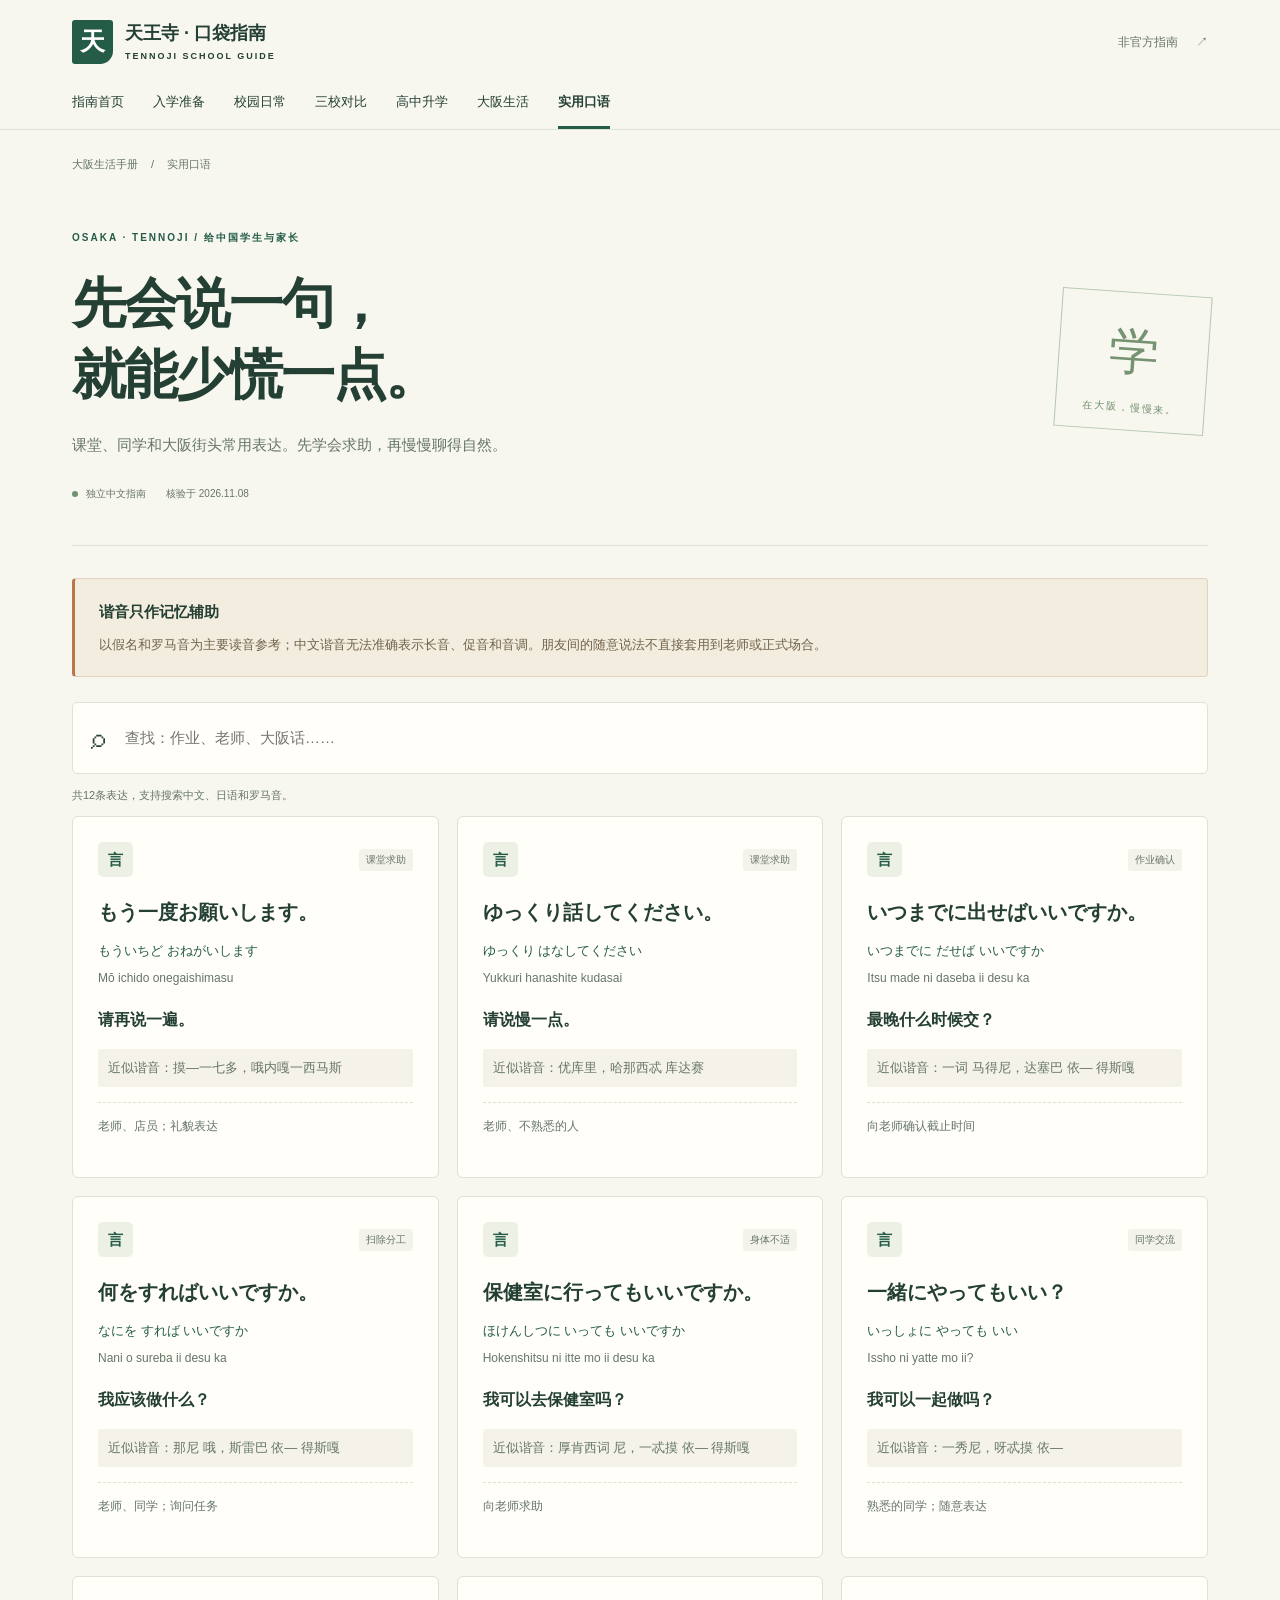
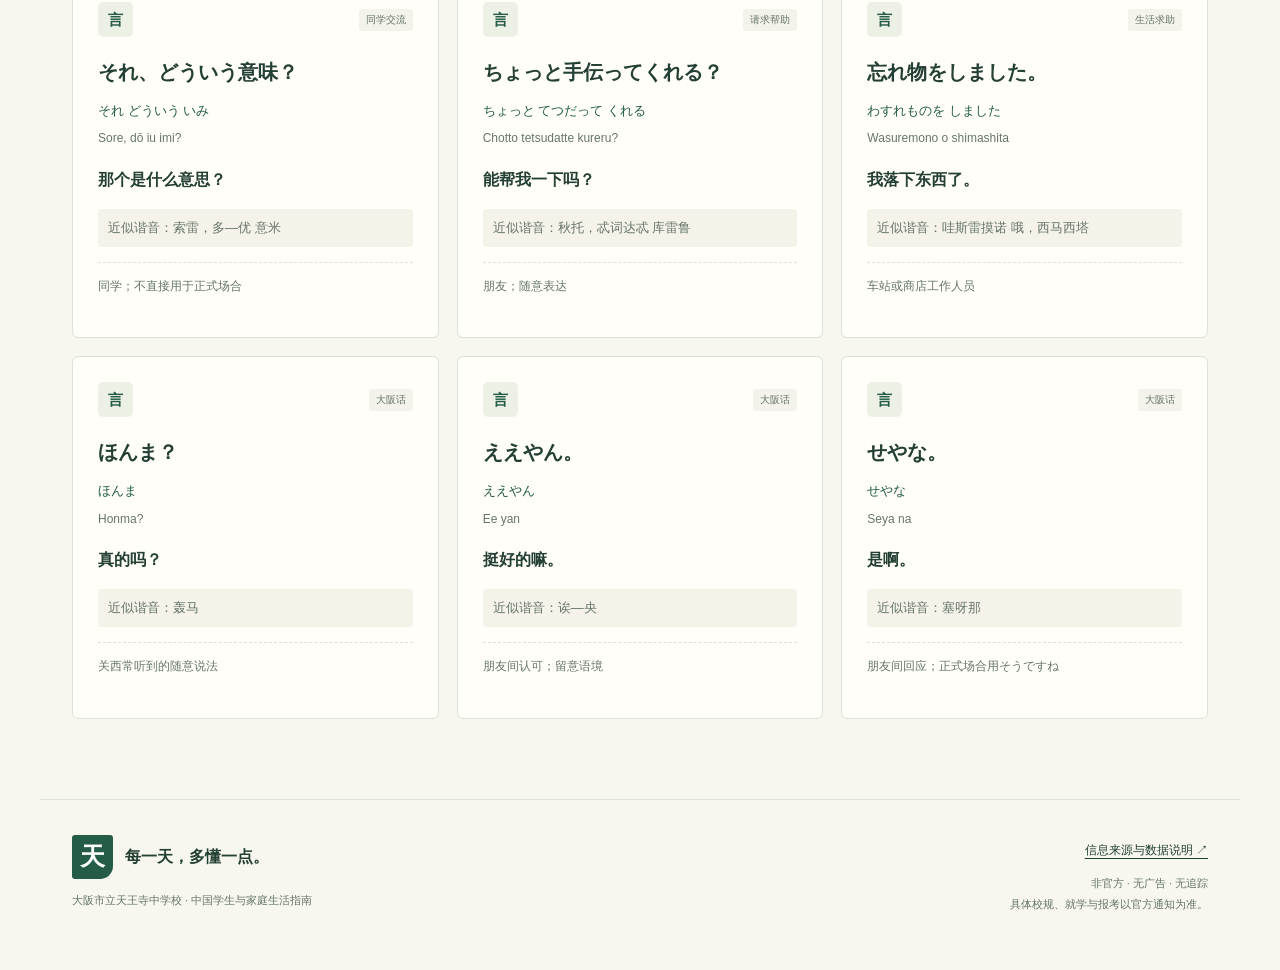
<file: phrases.html>
<!doctype html>
<html lang="zh-CN"><head><meta charset="utf-8"><meta name="viewport" content="width=device-width, initial-scale=1"><meta name="description" content="课堂、同学和大阪街头常用表达。先学会求助，再慢慢聊得自然。"><meta name="theme-color" content="#245c47"><title>先会说一句，就能少慌一点。 | 天王寺生活口袋指南</title><link rel="icon" href="assets/images/favicon.svg" type="image/svg+xml"><link rel="stylesheet" href="assets/css/style.css"><script src="assets/js/main.js" defer></script></head><body><a class="skip" href="#main">跳到正文</a><header><div class="header-inner"><a class="brand" href="index.html"><span class="brand-mark">天</span><span>天王寺 · 口袋指南<small>TENNOJI SCHOOL GUIDE</small></span></a><a class="header-source" href="sources.html">非官方指南 <span>↗</span></a></div><nav aria-label="主导航"><a href="index.html">指南首页</a><a href="admission.html">入学准备</a><a href="school-life.html">校园日常</a><a href="comparison.html">三校对比</a><a href="high-school.html">高中升学</a><a href="osaka-life.html">大阪生活</a><a href="phrases.html" aria-current="page">实用口语</a></nav></header><main id="main"><div class="breadcrumb"><a href="index.html">大阪生活手册</a><span>/</span>实用口语</div><section class="hero "><div><p class="eyebrow">OSAKA · TENNOJI / 给中国学生与家长</p><h1>先会说一句，<br>就能少慌一点。</h1><p class="intro">课堂、同学和大阪街头常用表达。先学会求助，再慢慢聊得自然。</p><div class="hero-meta"><span class="dot"></span>独立中文指南<span>核验于 2026.11.08</span></div></div><div class="page-seal" aria-hidden="true">学<br><span>在大阪，慢慢来。</span></div></section><aside class="notice"><strong>谐音只作记忆辅助</strong><p>以假名和罗马音为主要读音参考；中文谐音无法准确表示长音、促音和音调。朋友间的随意说法不直接套用到老师或正式场合。</p></aside><label class="search-box" for="phrase-search"><span>⌕</span><input id="phrase-search" type="search" placeholder="查找：作业、老师、大阪话……" aria-label="搜索口语卡片"></label><p id="search-status" class="caption" aria-live="polite">共12条表达，支持搜索中文、日语和罗马音。</p><div class="grid phrase-grid"><article class="card searchable"><div class="card-top"><span class="icon" aria-hidden="true">言</span><span class="tag">课堂求助</span></div><h3><span lang="ja">もう一度お願いします。</span></h3><p lang="ja" class="kana">もういちど おねがいします</p><p class="roman">Mō ichido onegaishimasu</p><p class="meaning">请再说一遍。</p><p class="pronunciation">近似谐音：摸—一七多，哦内嘎一西马斯</p><p class="tip">老师、店员；礼貌表达</p></article><article class="card searchable"><div class="card-top"><span class="icon" aria-hidden="true">言</span><span class="tag">课堂求助</span></div><h3><span lang="ja">ゆっくり話してください。</span></h3><p lang="ja" class="kana">ゆっくり はなしてください</p><p class="roman">Yukkuri hanashite kudasai</p><p class="meaning">请说慢一点。</p><p class="pronunciation">近似谐音：优库里，哈那西忒 库达赛</p><p class="tip">老师、不熟悉的人</p></article><article class="card searchable"><div class="card-top"><span class="icon" aria-hidden="true">言</span><span class="tag">作业确认</span></div><h3><span lang="ja">いつまでに出せばいいですか。</span></h3><p lang="ja" class="kana">いつまでに だせば いいですか</p><p class="roman">Itsu made ni daseba ii desu ka</p><p class="meaning">最晚什么时候交？</p><p class="pronunciation">近似谐音：一词 马得尼，达塞巴 依— 得斯嘎</p><p class="tip">向老师确认截止时间</p></article><article class="card searchable"><div class="card-top"><span class="icon" aria-hidden="true">言</span><span class="tag">扫除分工</span></div><h3><span lang="ja">何をすればいいですか。</span></h3><p lang="ja" class="kana">なにを すれば いいですか</p><p class="roman">Nani o sureba ii desu ka</p><p class="meaning">我应该做什么？</p><p class="pronunciation">近似谐音：那尼 哦，斯雷巴 依— 得斯嘎</p><p class="tip">老师、同学；询问任务</p></article><article class="card searchable"><div class="card-top"><span class="icon" aria-hidden="true">言</span><span class="tag">身体不适</span></div><h3><span lang="ja">保健室に行ってもいいですか。</span></h3><p lang="ja" class="kana">ほけんしつに いっても いいですか</p><p class="roman">Hokenshitsu ni itte mo ii desu ka</p><p class="meaning">我可以去保健室吗？</p><p class="pronunciation">近似谐音：厚肯西词 尼，一忒摸 依— 得斯嘎</p><p class="tip">向老师求助</p></article><article class="card searchable"><div class="card-top"><span class="icon" aria-hidden="true">言</span><span class="tag">同学交流</span></div><h3><span lang="ja">一緒にやってもいい？</span></h3><p lang="ja" class="kana">いっしょに やっても いい</p><p class="roman">Issho ni yatte mo ii?</p><p class="meaning">我可以一起做吗？</p><p class="pronunciation">近似谐音：一秀尼，呀忒摸 依—</p><p class="tip">熟悉的同学；随意表达</p></article><article class="card searchable"><div class="card-top"><span class="icon" aria-hidden="true">言</span><span class="tag">同学交流</span></div><h3><span lang="ja">それ、どういう意味？</span></h3><p lang="ja" class="kana">それ どういう いみ</p><p class="roman">Sore, dō iu imi?</p><p class="meaning">那个是什么意思？</p><p class="pronunciation">近似谐音：索雷，多—优 意米</p><p class="tip">同学；不直接用于正式场合</p></article><article class="card searchable"><div class="card-top"><span class="icon" aria-hidden="true">言</span><span class="tag">请求帮助</span></div><h3><span lang="ja">ちょっと手伝ってくれる？</span></h3><p lang="ja" class="kana">ちょっと てつだって くれる</p><p class="roman">Chotto tetsudatte kureru?</p><p class="meaning">能帮我一下吗？</p><p class="pronunciation">近似谐音：秋托，忒词达忒 库雷鲁</p><p class="tip">朋友；随意表达</p></article><article class="card searchable"><div class="card-top"><span class="icon" aria-hidden="true">言</span><span class="tag">生活求助</span></div><h3><span lang="ja">忘れ物をしました。</span></h3><p lang="ja" class="kana">わすれものを しました</p><p class="roman">Wasuremono o shimashita</p><p class="meaning">我落下东西了。</p><p class="pronunciation">近似谐音：哇斯雷摸诺 哦，西马西塔</p><p class="tip">车站或商店工作人员</p></article><article class="card searchable"><div class="card-top"><span class="icon" aria-hidden="true">言</span><span class="tag">大阪话</span></div><h3><span lang="ja">ほんま？</span></h3><p lang="ja" class="kana">ほんま</p><p class="roman">Honma?</p><p class="meaning">真的吗？</p><p class="pronunciation">近似谐音：轰马</p><p class="tip">关西常听到的随意说法</p></article><article class="card searchable"><div class="card-top"><span class="icon" aria-hidden="true">言</span><span class="tag">大阪话</span></div><h3><span lang="ja">ええやん。</span></h3><p lang="ja" class="kana">ええやん</p><p class="roman">Ee yan</p><p class="meaning">挺好的嘛。</p><p class="pronunciation">近似谐音：诶—央</p><p class="tip">朋友间认可；留意语境</p></article><article class="card searchable"><div class="card-top"><span class="icon" aria-hidden="true">言</span><span class="tag">大阪话</span></div><h3><span lang="ja">せやな。</span></h3><p lang="ja" class="kana">せやな</p><p class="roman">Seya na</p><p class="meaning">是啊。</p><p class="pronunciation">近似谐音：塞呀那</p><p class="tip">朋友间回应；正式场合用そうですね</p></article></div><p id="no-results" hidden>暂未找到。试试“求助”“作业”或“大阪话”。</p></main><footer><div><a class="brand" href="index.html"><span class="brand-mark">天</span><span>每一天，多懂一点。</span></a><p>大阪市立天王寺中学校 · 中国学生与家庭生活指南</p></div><div><a href="sources.html">信息来源与数据说明 ↗</a><p>非官方 · 无广告 · 无追踪<br>具体校规、就学与报考以官方通知为准。</p></div></footer></body></html>
</file>
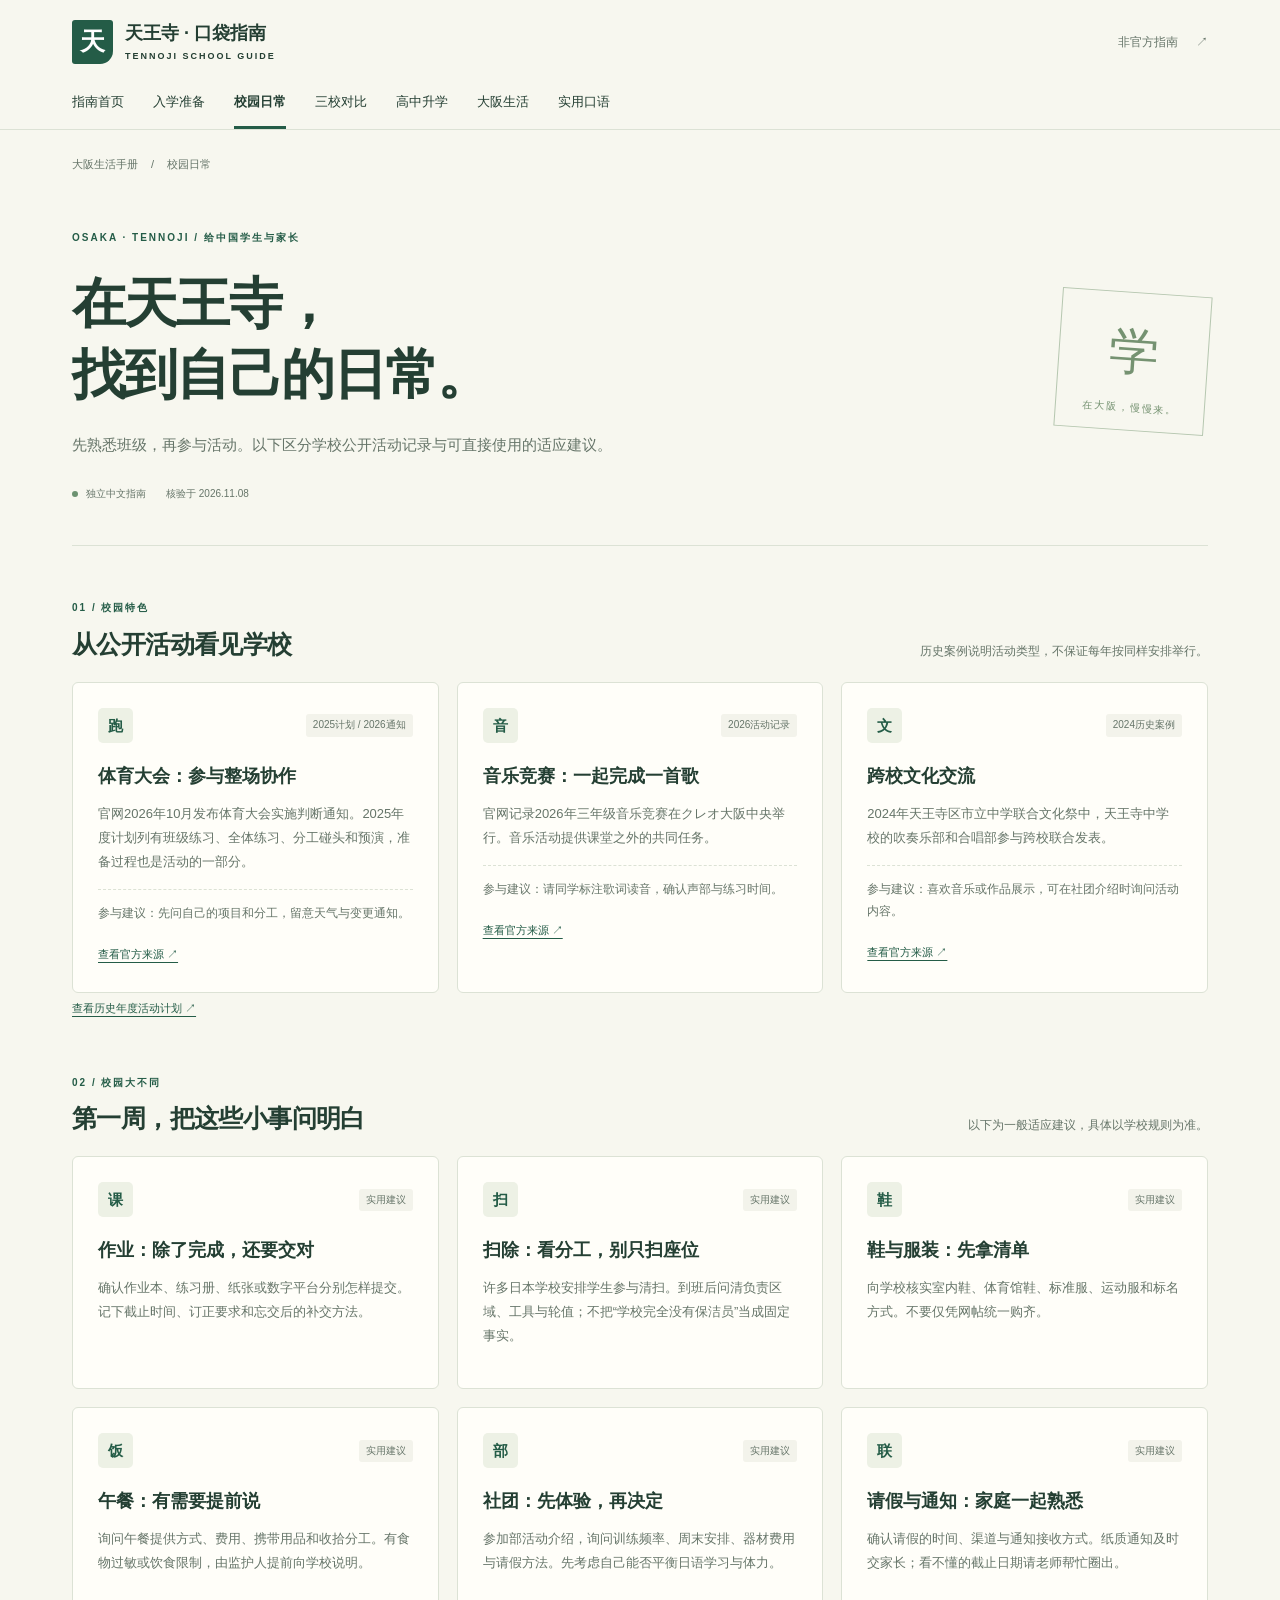
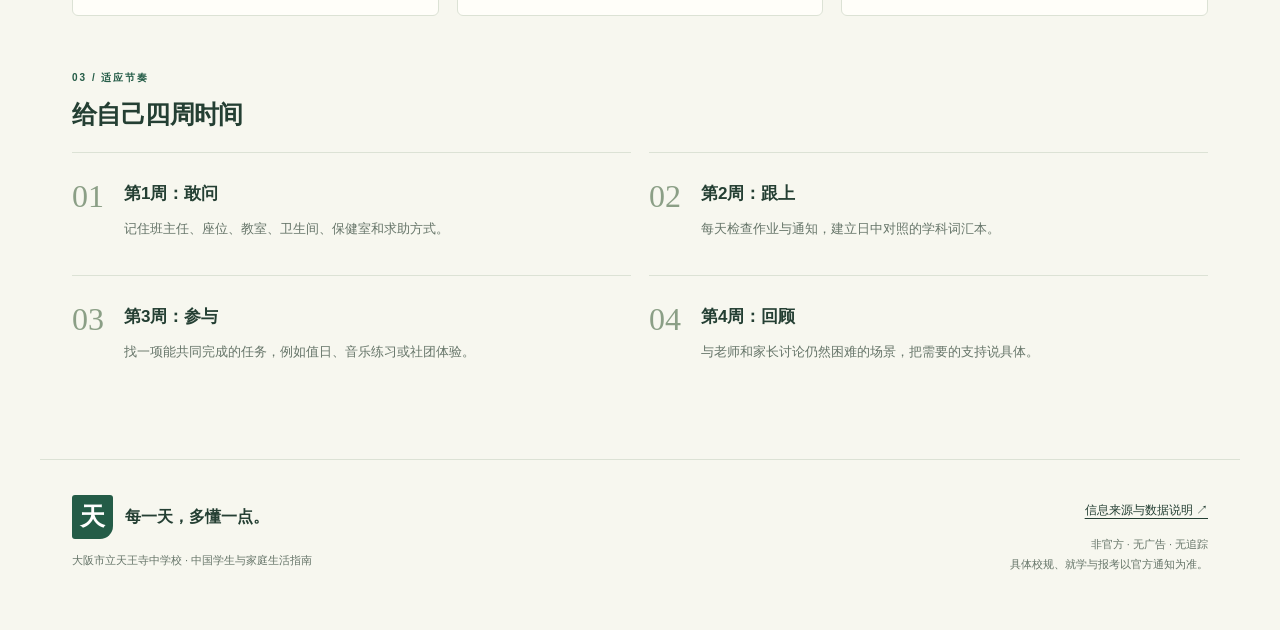
<file: school-life.html>
<!doctype html>
<html lang="zh-CN"><head><meta charset="utf-8"><meta name="viewport" content="width=device-width, initial-scale=1"><meta name="description" content="先熟悉班级，再参与活动。以下区分学校公开活动记录与可直接使用的适应建议。"><meta name="theme-color" content="#245c47"><title>在天王寺，找到自己的日常。 | 天王寺生活口袋指南</title><link rel="icon" href="assets/images/favicon.svg" type="image/svg+xml"><link rel="stylesheet" href="assets/css/style.css"><script src="assets/js/main.js" defer></script></head><body><a class="skip" href="#main">跳到正文</a><header><div class="header-inner"><a class="brand" href="index.html"><span class="brand-mark">天</span><span>天王寺 · 口袋指南<small>TENNOJI SCHOOL GUIDE</small></span></a><a class="header-source" href="sources.html">非官方指南 <span>↗</span></a></div><nav aria-label="主导航"><a href="index.html">指南首页</a><a href="admission.html">入学准备</a><a href="school-life.html" aria-current="page">校园日常</a><a href="comparison.html">三校对比</a><a href="high-school.html">高中升学</a><a href="osaka-life.html">大阪生活</a><a href="phrases.html">实用口语</a></nav></header><main id="main"><div class="breadcrumb"><a href="index.html">大阪生活手册</a><span>/</span>校园日常</div><section class="hero "><div><p class="eyebrow">OSAKA · TENNOJI / 给中国学生与家长</p><h1>在天王寺，<br>找到自己的日常。</h1><p class="intro">先熟悉班级，再参与活动。以下区分学校公开活动记录与可直接使用的适应建议。</p><div class="hero-meta"><span class="dot"></span>独立中文指南<span>核验于 2026.11.08</span></div></div><div class="page-seal" aria-hidden="true">学<br><span>在大阪，慢慢来。</span></div></section><div class="section-heading"><div><span class="eyebrow">01 / 校园特色</span><h2>从公开活动看见学校</h2></div><p>历史案例说明活动类型，不保证每年按同样安排举行。</p></div><div class="grid"><article class="card searchable"><div class="card-top"><span class="icon" aria-hidden="true">跑</span><span class="tag">2025计划 / 2026通知</span></div><h3>体育大会：参与整场协作</h3><p>官网2026年10月发布体育大会实施判断通知。2025年度计划列有班级练习、全体练习、分工碰头和预演，准备过程也是活动的一部分。</p><p class="tip">参与建议：先问自己的项目和分工，留意天气与变更通知。</p><a class="source" href="https://swa.city-osaka.ed.jp/j592240" target="_blank" rel="noopener noreferrer">查看官方来源 ↗</a></article><article class="card searchable"><div class="card-top"><span class="icon" aria-hidden="true">音</span><span class="tag">2026活动记录</span></div><h3>音乐竞赛：一起完成一首歌</h3><p>官网记录2026年三年级音乐竞赛在クレオ大阪中央举行。音乐活动提供课堂之外的共同任务。</p><p class="tip">参与建议：请同学标注歌词读音，确认声部与练习时间。</p><a class="source" href="https://swa.city-osaka.ed.jp/j592240" target="_blank" rel="noopener noreferrer">查看官方来源 ↗</a></article><article class="card searchable"><div class="card-top"><span class="icon" aria-hidden="true">文</span><span class="tag">2024历史案例</span></div><h3>跨校文化交流</h3><p>2024年天王寺区市立中学联合文化祭中，天王寺中学校的吹奏乐部和合唱部参与跨校联合发表。</p><p class="tip">参与建议：喜欢音乐或作品展示，可在社团介绍时询问活动内容。</p><a class="source" href="https://swa.city-osaka.ed.jp/j592240/weblog/117505398?tm=20241217175717" target="_blank" rel="noopener noreferrer">查看官方来源 ↗</a></article></div><a class="source" href="https://swa.city-osaka.ed.jp/j592240/download/document/15571319?tm=20250716092840" target="_blank" rel="noopener noreferrer">查看历史年度活动计划 ↗</a><div class="section-heading"><div><span class="eyebrow">02 / 校园大不同</span><h2>第一周，把这些小事问明白</h2></div><p>以下为一般适应建议，具体以学校规则为准。</p></div><div class="grid"><article class="card searchable"><div class="card-top"><span class="icon" aria-hidden="true">课</span><span class="tag">实用建议</span></div><h3>作业：除了完成，还要交对</h3><p>确认作业本、练习册、纸张或数字平台分别怎样提交。记下截止时间、订正要求和忘交后的补交方法。</p></article><article class="card searchable"><div class="card-top"><span class="icon" aria-hidden="true">扫</span><span class="tag">实用建议</span></div><h3>扫除：看分工，别只扫座位</h3><p>许多日本学校安排学生参与清扫。到班后问清负责区域、工具与轮值；不把“学校完全没有保洁员”当成固定事实。</p></article><article class="card searchable"><div class="card-top"><span class="icon" aria-hidden="true">鞋</span><span class="tag">实用建议</span></div><h3>鞋与服装：先拿清单</h3><p>向学校核实室内鞋、体育馆鞋、标准服、运动服和标名方式。不要仅凭网帖统一购齐。</p></article><article class="card searchable"><div class="card-top"><span class="icon" aria-hidden="true">饭</span><span class="tag">实用建议</span></div><h3>午餐：有需要提前说</h3><p>询问午餐提供方式、费用、携带用品和收拾分工。有食物过敏或饮食限制，由监护人提前向学校说明。</p></article><article class="card searchable"><div class="card-top"><span class="icon" aria-hidden="true">部</span><span class="tag">实用建议</span></div><h3>社团：先体验，再决定</h3><p>参加部活动介绍，询问训练频率、周末安排、器材费用与请假方法。先考虑自己能否平衡日语学习与体力。</p></article><article class="card searchable"><div class="card-top"><span class="icon" aria-hidden="true">联</span><span class="tag">实用建议</span></div><h3>请假与通知：家庭一起熟悉</h3><p>确认请假的时间、渠道与通知接收方式。纸质通知及时交家长；看不懂的截止日期请老师帮忙圈出。</p></article></div><div class="section-heading"><div><span class="eyebrow">03 / 适应节奏</span><h2>给自己四周时间</h2></div><p></p></div><ol class="steps"><li><span>01</span><div><h3>第1周：敢问</h3><p>记住班主任、座位、教室、卫生间、保健室和求助方式。</p></div></li><li><span>02</span><div><h3>第2周：跟上</h3><p>每天检查作业与通知，建立日中对照的学科词汇本。</p></div></li><li><span>03</span><div><h3>第3周：参与</h3><p>找一项能共同完成的任务，例如值日、音乐练习或社团体验。</p></div></li><li><span>04</span><div><h3>第4周：回顾</h3><p>与老师和家长讨论仍然困难的场景，把需要的支持说具体。</p></div></li></ol></main><footer><div><a class="brand" href="index.html"><span class="brand-mark">天</span><span>每一天，多懂一点。</span></a><p>大阪市立天王寺中学校 · 中国学生与家庭生活指南</p></div><div><a href="sources.html">信息来源与数据说明 ↗</a><p>非官方 · 无广告 · 无追踪<br>具体校规、就学与报考以官方通知为准。</p></div></footer></body></html>
</file>
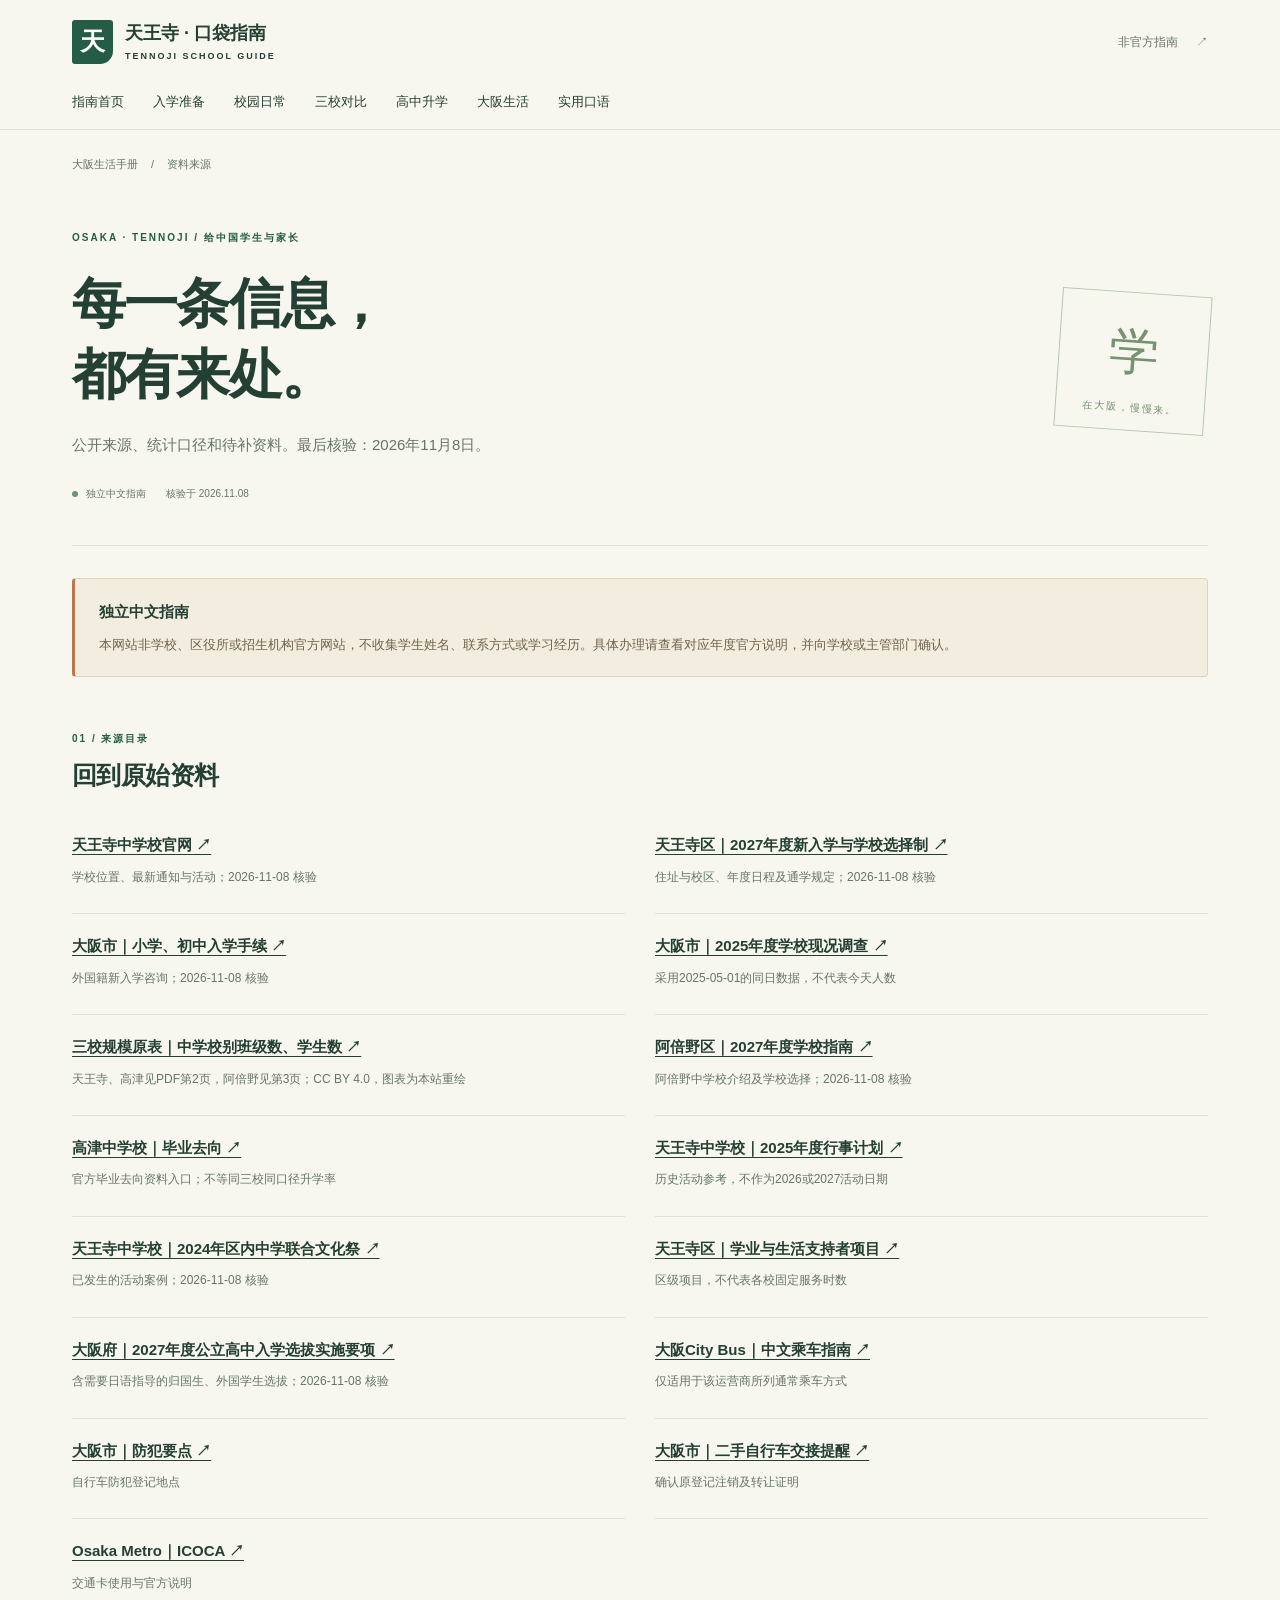
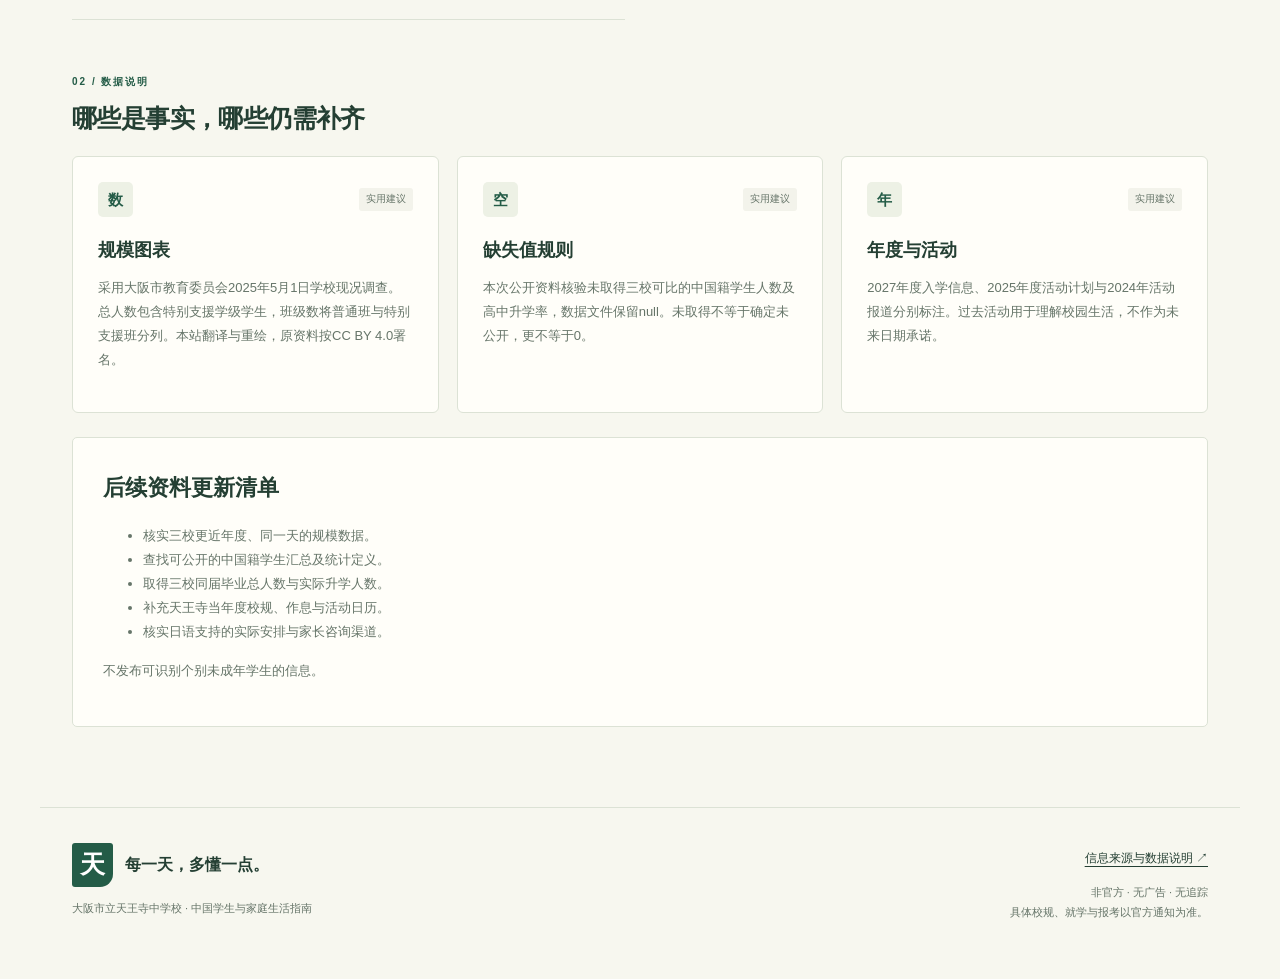
<file: sources.html>
<!doctype html>
<html lang="zh-CN"><head><meta charset="utf-8"><meta name="viewport" content="width=device-width, initial-scale=1"><meta name="description" content="公开来源、统计口径和待补资料。最后核验：2026年11月8日。"><meta name="theme-color" content="#245c47"><title>每一条信息，都有来处。 | 天王寺生活口袋指南</title><link rel="icon" href="assets/images/favicon.svg" type="image/svg+xml"><link rel="stylesheet" href="assets/css/style.css"><script src="assets/js/main.js" defer></script></head><body><a class="skip" href="#main">跳到正文</a><header><div class="header-inner"><a class="brand" href="index.html"><span class="brand-mark">天</span><span>天王寺 · 口袋指南<small>TENNOJI SCHOOL GUIDE</small></span></a><a class="header-source" href="sources.html">非官方指南 <span>↗</span></a></div><nav aria-label="主导航"><a href="index.html">指南首页</a><a href="admission.html">入学准备</a><a href="school-life.html">校园日常</a><a href="comparison.html">三校对比</a><a href="high-school.html">高中升学</a><a href="osaka-life.html">大阪生活</a><a href="phrases.html">实用口语</a></nav></header><main id="main"><div class="breadcrumb"><a href="index.html">大阪生活手册</a><span>/</span>资料来源</div><section class="hero "><div><p class="eyebrow">OSAKA · TENNOJI / 给中国学生与家长</p><h1>每一条信息，<br>都有来处。</h1><p class="intro">公开来源、统计口径和待补资料。最后核验：2026年11月8日。</p><div class="hero-meta"><span class="dot"></span>独立中文指南<span>核验于 2026.11.08</span></div></div><div class="page-seal" aria-hidden="true">学<br><span>在大阪，慢慢来。</span></div></section><aside class="notice"><strong>独立中文指南</strong><p>本网站非学校、区役所或招生机构官方网站，不收集学生姓名、联系方式或学习经历。具体办理请查看对应年度官方说明，并向学校或主管部门确认。</p></aside><div class="section-heading"><div><span class="eyebrow">01 / 来源目录</span><h2>回到原始资料</h2></div><p></p></div><div class="source-list"><article class="source-item" id="school"><h3><a href="https://swa.city-osaka.ed.jp/j592240" target="_blank" rel="noopener noreferrer">天王寺中学校官网 ↗</a></h3><p>学校位置、最新通知与活动；2026-11-08 核验</p></article><article class="source-item" id="district"><h3><a href="https://www.city.osaka.lg.jp/tennoji/page/0000656709.html" target="_blank" rel="noopener noreferrer">天王寺区｜2027年度新入学与学校选择制 ↗</a></h3><p>住址与校区、年度日程及通学规定；2026-11-08 核验</p></article><article class="source-item" id="admission"><h3><a href="https://www.city.osaka.lg.jp/kyoiku/page/0000010124.html" target="_blank" rel="noopener noreferrer">大阪市｜小学、初中入学手续 ↗</a></h3><p>外国籍新入学咨询；2026-11-08 核验</p></article><article class="source-item" id="size"><h3><a href="https://www.city.osaka.lg.jp/kyoiku/page/0000659883.html" target="_blank" rel="noopener noreferrer">大阪市｜2025年度学校现况调查 ↗</a></h3><p>采用2025-05-01的同日数据，不代表今天人数</p></article><article class="source-item" id="sizepdf"><h3><a href="https://www.city.osaka.lg.jp/kyoiku/cmsfiles/contents/0000659/659883/08_tyugakkobetsugakkyusu_seitosu.pdf" target="_blank" rel="noopener noreferrer">三校规模原表｜中学校别班级数、学生数 ↗</a></h3><p>天王寺、高津见PDF第2页，阿倍野见第3页；CC BY 4.0，图表为本站重绘</p></article><article class="source-item" id="abeno"><h3><a href="https://www.city.osaka.lg.jp/abeno/page/0000684952.html" target="_blank" rel="noopener noreferrer">阿倍野区｜2027年度学校指南 ↗</a></h3><p>阿倍野中学校介绍及学校选择；2026-11-08 核验</p></article><article class="source-item" id="kozu"><h3><a href="https://swa.city-osaka.ed.jp/j592242/page/shinro?tm=20200319164828" target="_blank" rel="noopener noreferrer">高津中学校｜毕业去向 ↗</a></h3><p>官方毕业去向资料入口；不等同三校同口径升学率</p></article><article class="source-item" id="events"><h3><a href="https://swa.city-osaka.ed.jp/j592240/download/document/15571319?tm=20250716092840" target="_blank" rel="noopener noreferrer">天王寺中学校｜2025年度行事计划 ↗</a></h3><p>历史活动参考，不作为2026或2027活动日期</p></article><article class="source-item" id="culture"><h3><a href="https://swa.city-osaka.ed.jp/j592240/weblog/117505398?tm=20241217175717" target="_blank" rel="noopener noreferrer">天王寺中学校｜2024年区内中学联合文化祭 ↗</a></h3><p>已发生的活动案例；2026-11-08 核验</p></article><article class="source-item" id="support"><h3><a href="https://www.city.osaka.lg.jp/tennoji/page/0000685560.html" target="_blank" rel="noopener noreferrer">天王寺区｜学业与生活支持者项目 ↗</a></h3><p>区级项目，不代表各校固定服务时数</p></article><article class="source-item" id="hs"><h3><a href="https://www.pref.osaka.lg.jp/o180040/kotogakko/gakuji-g3/r09_jisshiyoko.html" target="_blank" rel="noopener noreferrer">大阪府｜2027年度公立高中入学选拔实施要项 ↗</a></h3><p>含需要日语指导的归国生、外国学生选拔；2026-11-08 核验</p></article><article class="source-item" id="bus"><h3><a href="https://citybus-osaka.co.jp/howto-simplified-chinese/" target="_blank" rel="noopener noreferrer">大阪City Bus｜中文乘车指南 ↗</a></h3><p>仅适用于该运营商所列通常乘车方式</p></article><article class="source-item" id="bike"><h3><a href="https://www.city.osaka.lg.jp/shimin/page/0000370272.html" target="_blank" rel="noopener noreferrer">大阪市｜防犯要点 ↗</a></h3><p>自行车防犯登记地点</p></article><article class="source-item" id="usedbike"><h3><a href="https://www.city.osaka.lg.jp/joto/page/0000572092.html" target="_blank" rel="noopener noreferrer">大阪市｜二手自行车交接提醒 ↗</a></h3><p>确认原登记注销及转让证明</p></article><article class="source-item" id="ic"><h3><a href="https://subway.osakametro.co.jp/guide/fare/icoca/ICOCA.php" target="_blank" rel="noopener noreferrer">Osaka Metro｜ICOCA ↗</a></h3><p>交通卡使用与官方说明</p></article></div><div class="section-heading"><div><span class="eyebrow">02 / 数据说明</span><h2>哪些是事实，哪些仍需补齐</h2></div><p></p></div><div class="grid"><article class="card searchable"><div class="card-top"><span class="icon" aria-hidden="true">数</span><span class="tag">实用建议</span></div><h3>规模图表</h3><p>采用大阪市教育委员会2025年5月1日学校现况调查。总人数包含特别支援学级学生，班级数将普通班与特别支援班分列。本站翻译与重绘，原资料按CC BY 4.0署名。</p></article><article class="card searchable"><div class="card-top"><span class="icon" aria-hidden="true">空</span><span class="tag">实用建议</span></div><h3>缺失值规则</h3><p>本次公开资料核验未取得三校可比的中国籍学生人数及高中升学率，数据文件保留null。未取得不等于确定未公开，更不等于0。</p></article><article class="card searchable"><div class="card-top"><span class="icon" aria-hidden="true">年</span><span class="tag">实用建议</span></div><h3>年度与活动</h3><p>2027年度入学信息、2025年度活动计划与2024年活动报道分别标注。过去活动用于理解校园生活，不作为未来日期承诺。</p></article></div><div class="panel"><h2>后续资料更新清单</h2><ul><li>核实三校更近年度、同一天的规模数据。</li><li>查找可公开的中国籍学生汇总及统计定义。</li><li>取得三校同届毕业总人数与实际升学人数。</li><li>补充天王寺当年度校规、作息与活动日历。</li><li>核实日语支持的实际安排与家长咨询渠道。</li></ul><p>不发布可识别个别未成年学生的信息。</p></div></main><footer><div><a class="brand" href="index.html"><span class="brand-mark">天</span><span>每一天，多懂一点。</span></a><p>大阪市立天王寺中学校 · 中国学生与家庭生活指南</p></div><div><a href="sources.html">信息来源与数据说明 ↗</a><p>非官方 · 无广告 · 无追踪<br>具体校规、就学与报考以官方通知为准。</p></div></footer></body></html>
</file>
<file: assets/css/style.css>
:root{--paper:#f7f7ef;--ink:#243f33;--green:#245c47;--muted:#667569;--line:#dce2d5;--orange:#be633c;--white:#fffef9}*{box-sizing:border-box}html{scroll-behavior:smooth;scroll-padding-top:130px}body{margin:0;background:var(--paper);color:var(--ink);font-family:-apple-system,BlinkMacSystemFont,"Segoe UI","PingFang SC","Hiragino Sans GB","Microsoft YaHei",sans-serif;font-size:15px;line-height:1.85}a{color:inherit;text-underline-offset:4px}button,input{font:inherit}a,button,input{ -webkit-tap-highlight-color:transparent}a:focus-visible,button:focus-visible,input:focus-visible,summary:focus-visible{outline:3px solid var(--orange);outline-offset:5px}header{background:rgba(247,247,239,.97);border-bottom:1px solid var(--line);position:sticky;top:0;z-index:10}.header-inner,nav,main,footer{max-width:1200px;margin:auto}.header-inner{display:flex;align-items:center;justify-content:space-between;padding:20px 32px 14px}.brand{display:inline-flex;align-items:center;gap:12px;text-decoration:none;font-weight:750;font-size:18px;line-height:1.5}.brand small{display:block;font-size:9px;letter-spacing:2px;font-weight:600;margin-top:3px}.brand-mark{display:grid;place-items:center;width:41px;height:44px;background:var(--green);color:#fff;border-radius:3px 3px 13px 3px;font-family:serif;font-size:25px}.header-source{font-size:12px;color:var(--muted);text-decoration:none}.header-source span{margin-left:15px}nav{display:flex;gap:29px;padding:0 32px;overflow:auto;scrollbar-width:thin}nav a{white-space:nowrap;text-decoration:none;font-size:13px;padding:12px 0;border-bottom:3px solid transparent}nav a[aria-current]{border-bottom-color:var(--green);font-weight:750}nav a:hover,.source:hover{color:var(--orange)}main{padding:0 32px 80px}.breadcrumb{display:flex;gap:13px;font-size:11px;color:var(--muted);padding:24px 0 0}.breadcrumb a{text-decoration:none}.hero{display:flex;align-items:center;justify-content:space-between;gap:50px;padding:45px 0 42px;border-bottom:1px solid var(--line);margin-bottom:32px}.home-hero{padding:44px 0 36px}.eyebrow{font-size:10px;letter-spacing:2px;color:var(--green);font-weight:750}.hero h1{font-size:clamp(30px,4.2vw,54px);font-weight:780;letter-spacing:-1.8px;line-height:1.32;margin:20px 0}.intro{font-size:15px;max-width:570px;color:var(--muted);line-height:2}.hero-meta{display:flex;align-items:center;gap:8px;font-size:10px;color:var(--muted);margin-top:25px}.hero-meta>span:last-child{margin-left:12px}.dot{width:6px;height:6px;border-radius:50%;background:#6c9270}.cover-art{background:#e5ebda;position:relative;min-width:350px;width:39%;padding:27px 26px 24px;border:1px solid #d1dcc8;border-radius:5px;transform:rotate(2deg);color:var(--green);box-shadow:7px 8px 0 #eaece1}.art-label{font-size:9px;letter-spacing:2px;line-height:1.8}.cover-art svg{display:block;width:100%;margin:9px 0 4px}.art-bottom{border-top:1px solid #c0cdb7;padding-top:15px;display:flex;align-items:end;justify-content:space-between;font-size:12px;line-height:1.6}.art-bottom b{font-size:11px;font-weight:500}.art-sticker{position:absolute;right:-12px;top:25px;background:#dc8b57;border-radius:50%;height:83px;width:83px;display:grid;place-content:center;text-align:center;color:#fff9ec;line-height:1.5;font-size:14px;transform:rotate(10deg)}.hero-actions{display:flex;gap:12px;margin-top:-13px;margin-bottom:45px}.button{display:inline-flex;align-items:center;justify-content:center;gap:25px;background:var(--green);border:1px solid var(--green);padding:11px 20px;color:white;border-radius:4px;text-decoration:none;font-size:13px;cursor:pointer}.button:hover{background:#193f31}.button.light{color:var(--green);background:transparent}.button.light:hover{background:#e5ebda}.section-heading{display:flex;justify-content:space-between;align-items:end;gap:30px;margin:46px 0 20px}.section-heading h2{font-size:25px;line-height:1.4;letter-spacing:-.6px;margin:7px 0 0}.section-heading p{font-size:12px;color:var(--muted);max-width:420px;margin:0}.grid{display:grid;grid-template-columns:repeat(3,minmax(0,1fr));gap:18px}.card{background:var(--white);border:1px solid var(--line);border-radius:6px;padding:25px;position:relative;min-width:0}.card h3{font-size:18px;line-height:1.6;margin:19px 0 11px}.card p{font-size:13px;color:var(--muted);margin:8px 0 15px}.card-top{display:flex;align-items:center;justify-content:space-between;gap:8px}.icon{height:35px;min-width:35px;display:grid;place-items:center;background:#edf1e5;color:var(--green);font-weight:700;padding:0 7px;border-radius:5px;font-size:15px}.tag{font-size:10px;color:var(--muted);background:#f3f3eb;padding:2px 7px;border-radius:3px}.source{display:inline-block;font-size:11px;color:var(--green);margin-top:5px}.entry{text-decoration:none;min-height:215px;padding-top:23px;transition:background .2s,border-color .2s}.entry:hover{background:#edf2e5;border-color:#9bad96}.entry-number{font-family:Georgia,serif;font-size:29px;color:#8b9f86}.entry h3{margin-top:14px}.entry p{max-width:88%}.arrow{position:absolute;bottom:22px;right:22px;font-size:22px}.notice{background:#f3eddf;border:1px solid #e2d4bc;border-left:3px solid #bd764b;border-radius:4px;padding:19px 24px;margin:28px 0 8px}.notice strong{font-size:15px}.notice p{color:#71634c;font-size:13px;margin:7px 0 0}.page-seal{font-family:serif;border:1px solid #b6c7b0;padding:13px 24px;text-align:center;font-size:50px;color:#759271;min-width:150px;transform:rotate(4deg)}.page-seal span{display:block;font-family:system-ui;font-size:10px;letter-spacing:2px}.steps{list-style:none;margin:0;padding:0;display:grid;grid-template-columns:1fr 1fr;gap:18px}.steps li{display:flex;gap:20px;border-top:1px solid var(--line);padding:25px 15px 15px 0}.steps li>span{font:32px Georgia,serif;color:#8b9f86}.steps h3{font-size:17px;margin:0 0 8px}.steps p{font-size:13px;color:var(--muted);margin:0}.panel{background:var(--white);border:1px solid var(--line);padding:30px;border-radius:5px;margin-top:24px}.panel h2{font-size:22px;margin:0 0 10px}.panel p,.panel li{color:var(--muted);font-size:13px}.checklist label{display:flex;align-items:center;gap:12px;border-top:1px solid var(--line);padding:10px 0;font-size:14px}.checklist input{width:18px;height:18px;accent-color:var(--green)}.checklist .button{margin-top:18px}.bar-chart{width:100%;display:block;max-height:370px}.caption{font-size:11px;color:var(--muted)}.table-wrap{overflow:auto;margin-top:24px;border:1px solid var(--line);border-radius:5px}table{border-collapse:collapse;background:var(--white);width:100%;min-width:650px;font-size:13px}caption{text-align:left;padding:15px 20px;font-weight:700;background:#edf1e5}th,td{padding:15px 20px;text-align:left;border-bottom:1px solid var(--line)}thead{background:#f1f4eb}tbody th{font-weight:500}.link-panel{display:flex;flex-wrap:wrap;gap:25px;padding:25px 0}.card p.tip{border-top:1px dashed var(--line);padding-top:12px;font-size:12px}.phrase-grid .card h3{font-size:20px}.card p.kana{font-size:13px;color:var(--green);margin-bottom:4px}.card p.roman{font-size:12px;margin-top:0;overflow-wrap:anywhere}.card p.meaning{font-size:16px;color:var(--ink);font-weight:650}.pronunciation{background:#f5f3e9;padding:7px 10px;border-radius:3px}.search-box{display:flex;gap:15px;align-items:center;background:var(--white);border:1px solid var(--line);padding:9px 18px;border-radius:5px;margin-top:25px}.search-box span{font-size:28px}.search-box input{width:100%;background:transparent;border:0;padding:5px;color:var(--ink)}.source-list{display:grid;grid-template-columns:1fr 1fr;gap:0 30px}.source-item{padding:18px 0;border-bottom:1px solid var(--line)}.source-item h3{font-size:15px;margin:0}.source-item p{font-size:12px;color:var(--muted);margin:7px 0}footer{border-top:1px solid var(--line);display:flex;justify-content:space-between;gap:30px;padding:35px 32px 45px}footer .brand{font-size:16px}footer p{font-size:11px;color:var(--muted)}footer>div:last-child{text-align:right}footer>div:last-child>a{font-size:12px}.skip{position:absolute;left:20px;top:-100px;z-index:100;background:var(--green);color:white;padding:10px}.skip:focus{top:10px}[hidden]{display:none!important}@media(max-width:900px){.grid{grid-template-columns:repeat(2,minmax(0,1fr))}.cover-art{min-width:290px}.hero{gap:25px}.hero h1{font-size:39px}.section-heading{align-items:start;flex-direction:column;gap:10px}nav{gap:23px}}@media(max-width:640px){body{font-size:14px}.header-inner{padding:14px 20px 8px}.brand{font-size:15px}.brand-mark{width:35px;height:38px;font-size:22px}.header-source{font-size:10px}.brand small{font-size:8px;letter-spacing:1.4px}nav{padding:0 20px;gap:23px}nav a{font-size:12px;padding:10px 0}main{padding:0 20px 50px}.hero,.home-hero{display:block;padding:28px 0 26px;margin-bottom:25px}.hero h1{font-size:34px;letter-spacing:-1px}.intro{font-size:14px}.eyebrow{font-size:9px}.hero-meta{font-size:9px;gap:5px}.cover-art{width:100%;min-width:0;max-width:350px;margin:35px auto 8px;transform:rotate(1deg)}.cover-art svg{max-height:180px}.art-sticker{right:-7px;width:72px;height:72px;font-size:12px}.hero-actions{gap:8px;margin-top:0;margin-bottom:30px}.button{padding:11px 13px;gap:10px;font-size:12px}.grid,.steps,.source-list{grid-template-columns:1fr}.card{padding:22px}.section-heading{margin-top:34px}.section-heading h2{font-size:23px}.card h3{margin-top:15px}.entry{min-height:190px}.notice{padding:16px 18px}.page-seal{display:none}.panel{padding:20px}.table-wrap{margin-right:-5px}.bar-chart{min-height:170px}footer{flex-direction:column;padding:28px 20px;gap:15px}footer>div:last-child{text-align:left}}@media(prefers-reduced-motion:reduce){html{scroll-behavior:auto}*{transition:none!important}}@media print{header,.breadcrumb,.hero-actions,.print,.search-box,.cover-art,.page-seal{display:none}body{background:white;color:black}main{padding:0}.hero{padding:0 0 15px}.hero h1{font-size:28px}.grid{display:block}.card,.panel,.notice,.steps li{break-inside:avoid;margin-bottom:12px}.card{padding:15px}.table-wrap{overflow:visible}table{min-width:0}.source{overflow-wrap:anywhere}footer{padding:15px 0}.section-heading{margin-top:20px}}
</file>
